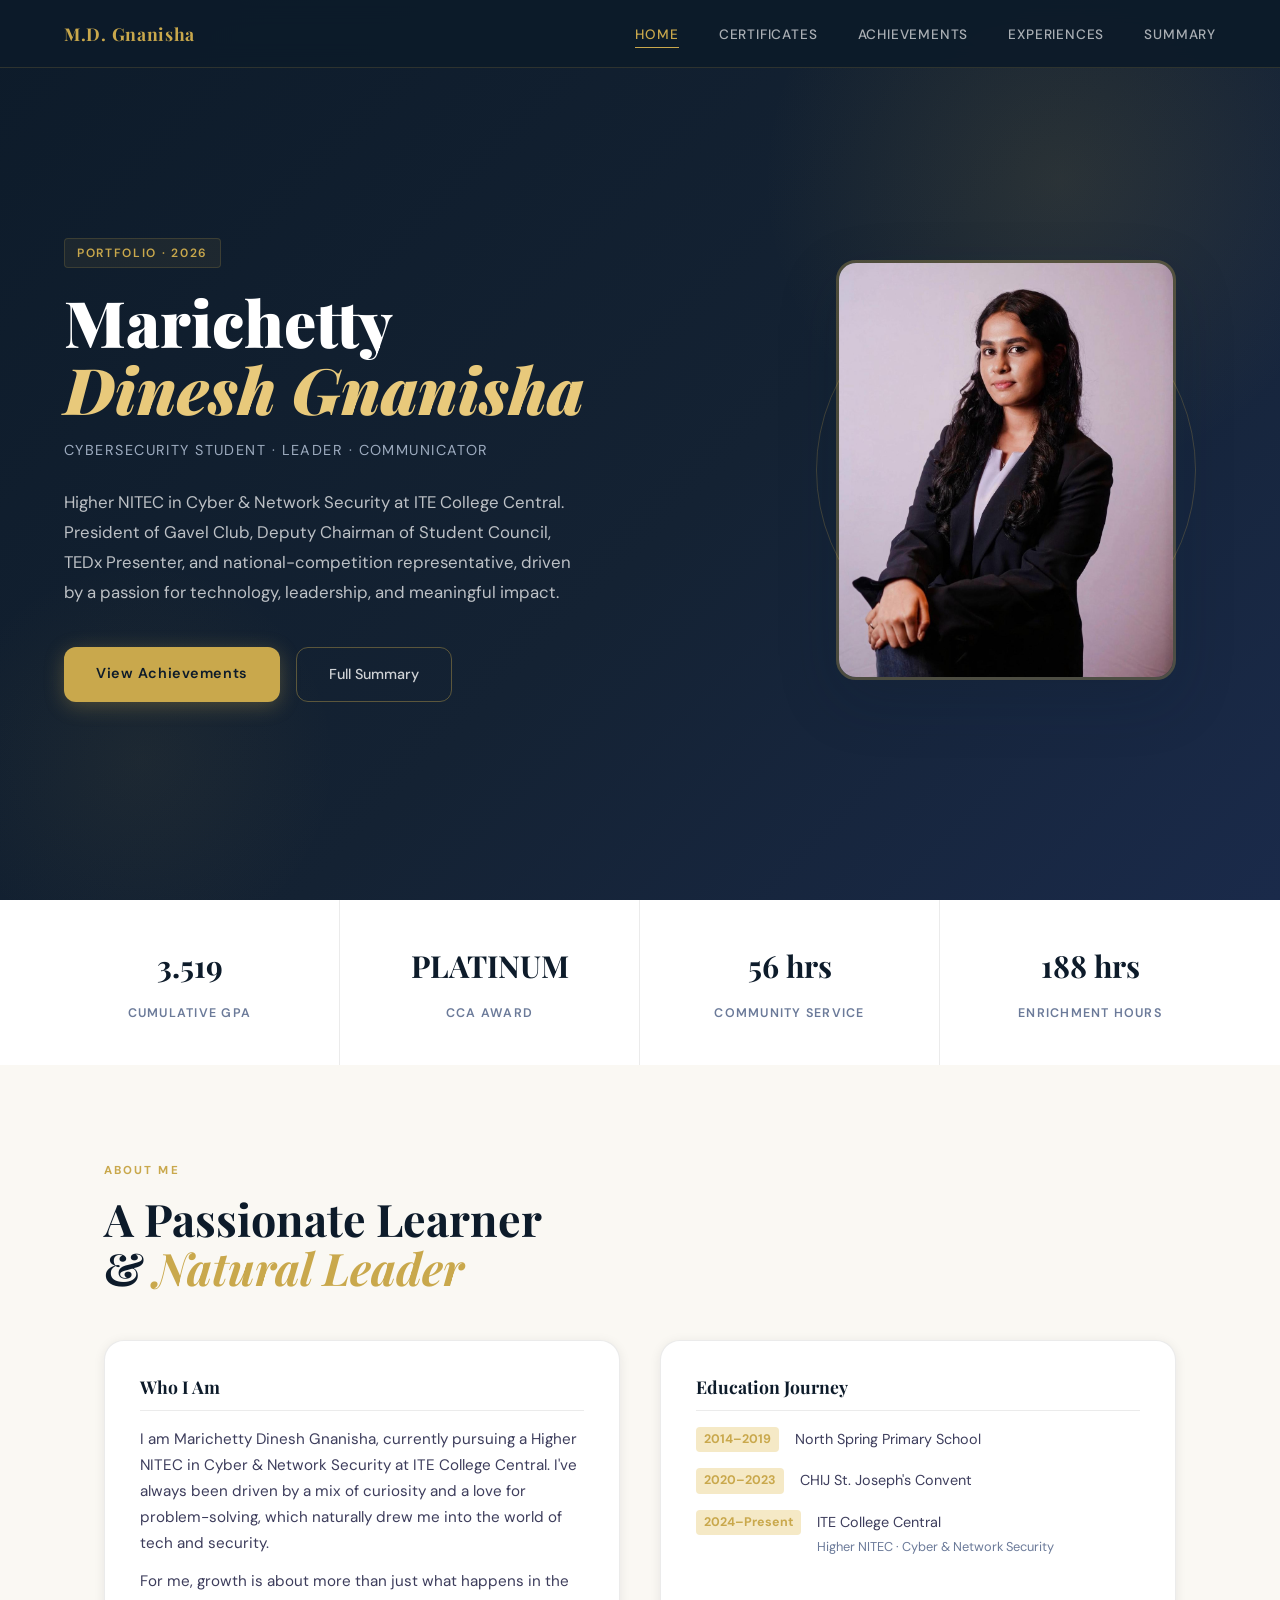
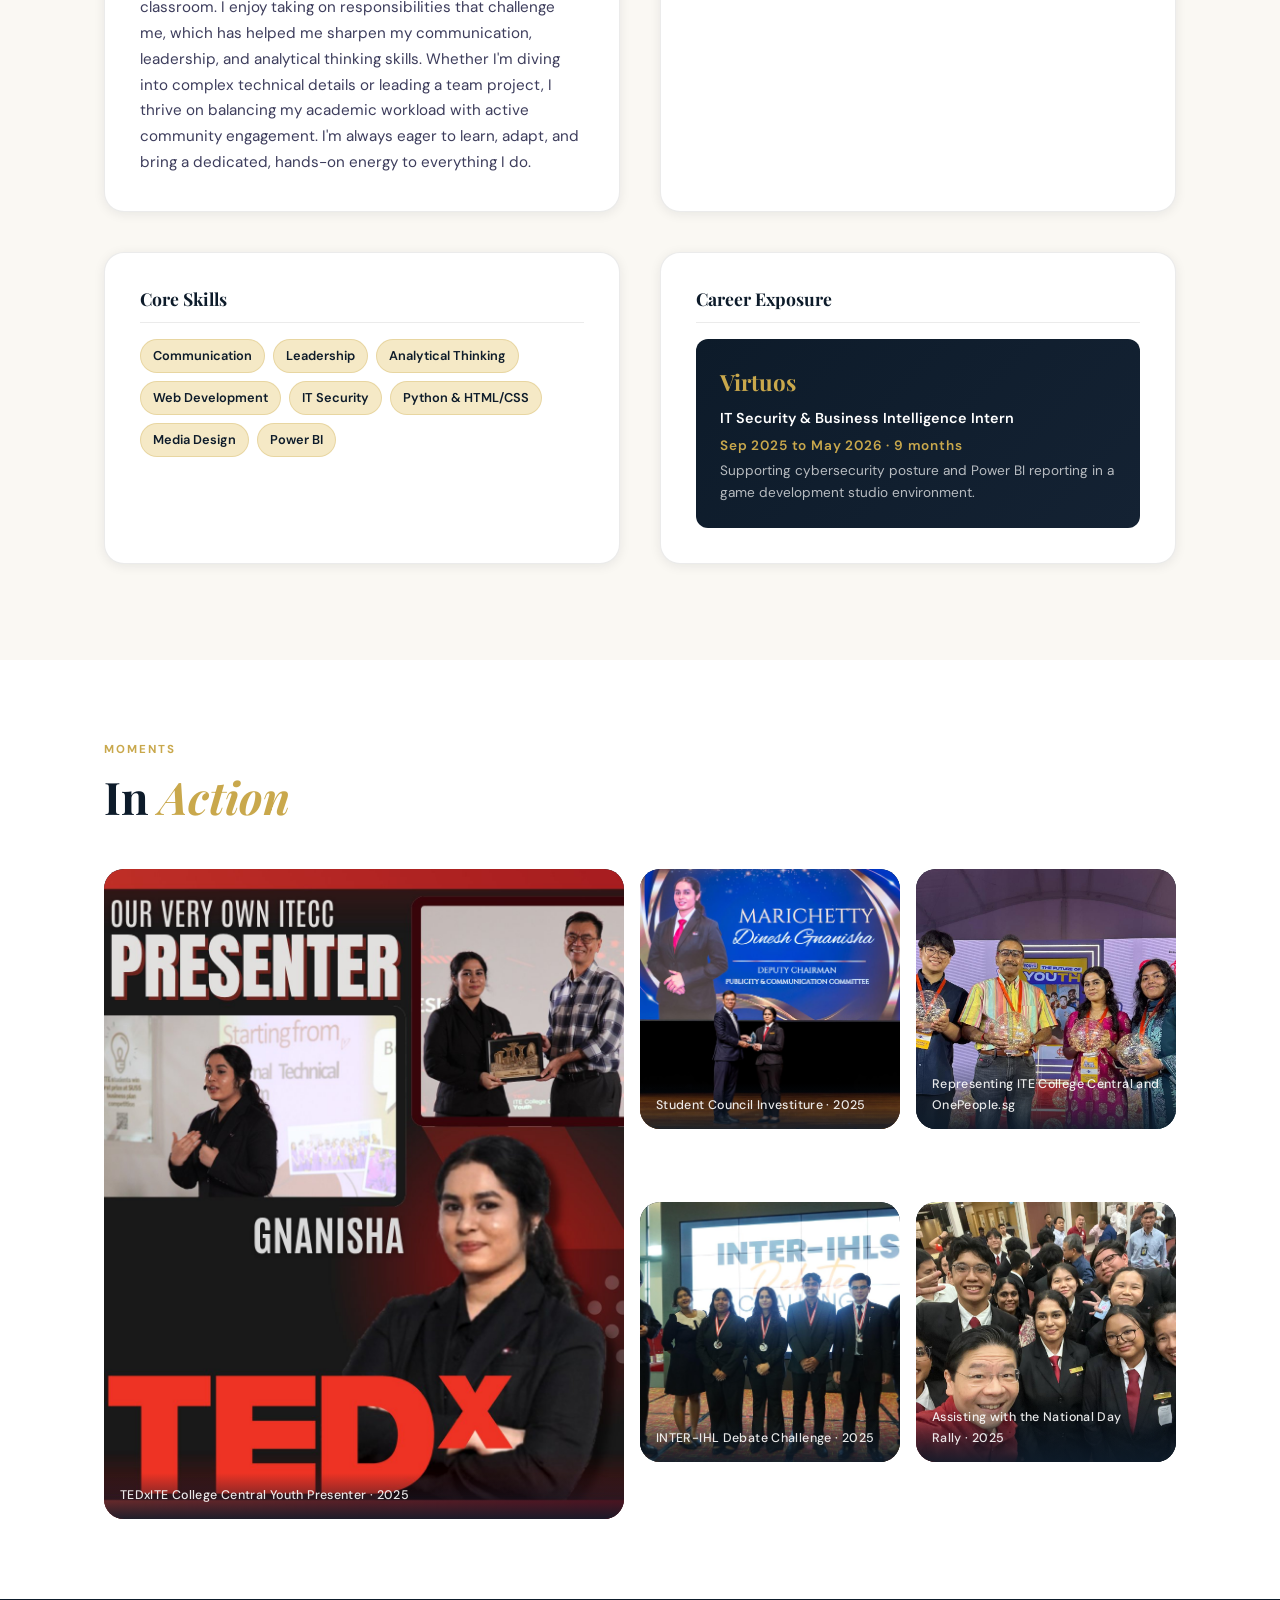
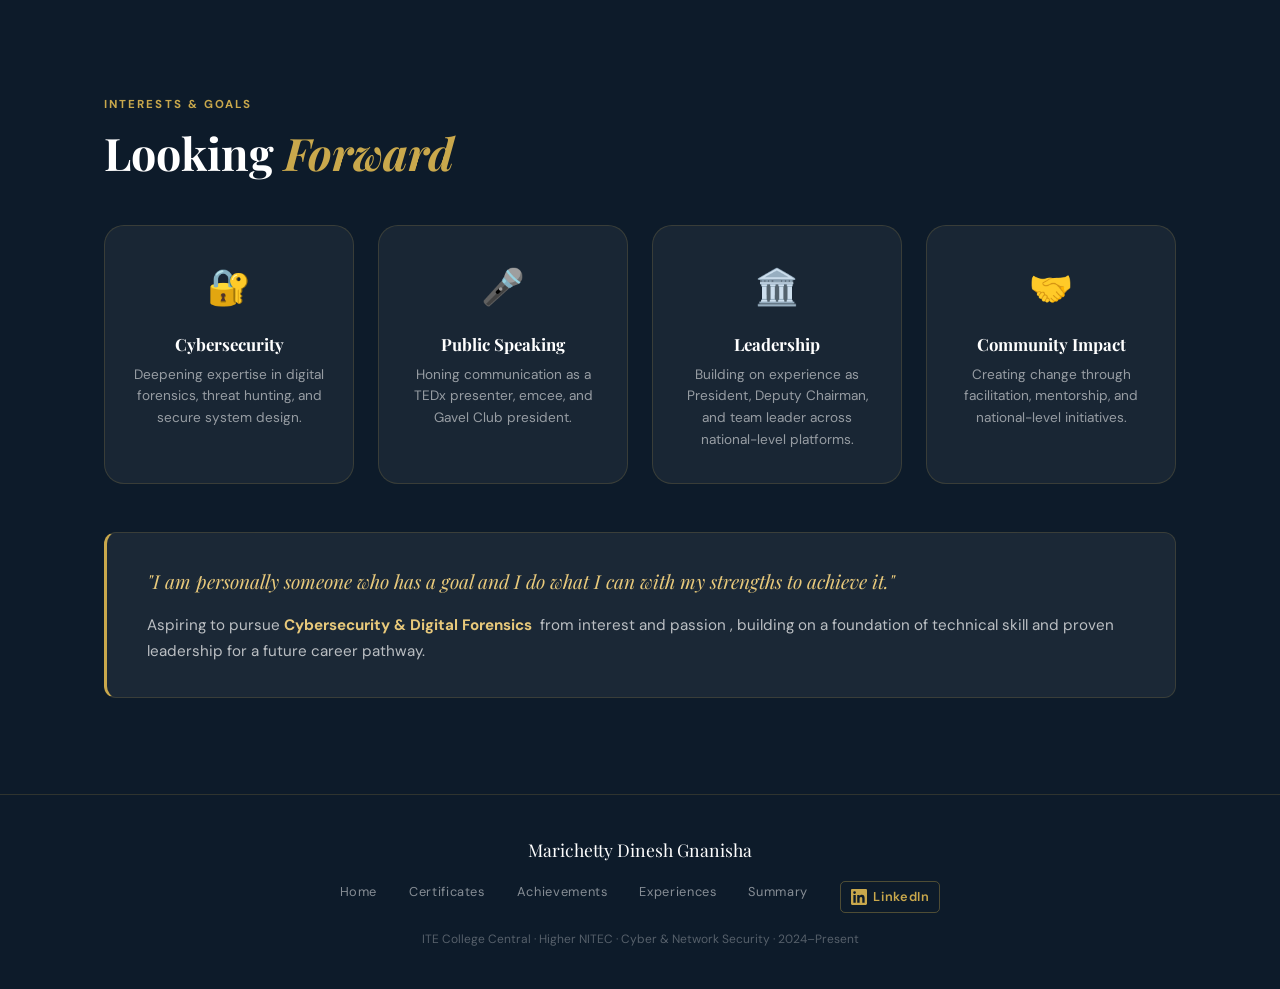
<file: index.html>
<!DOCTYPE html>
<html lang="en">
<head>
  <meta charset="UTF-8" />
  <meta name="viewport" content="width=device-width, initial-scale=1.0" />
  <title>Gnanisha Marichetty | Portfolio</title>
  <link rel="stylesheet" href="style.css" />
  <link href="https://fonts.googleapis.com/css2?family=Playfair+Display:ital,wght@0,400;0,700;0,900;1,400&family=DM+Sans:wght@300;400;500;600&display=swap" rel="stylesheet">
</head>
<body class="page-home">

  <!-- NAV -->
  <nav class="navbar">
    <div class="nav-logo">M.D. Gnanisha</div>
    <ul class="nav-links">
      <li><a href="index.html" class="active">Home</a></li>
      <li><a href="certificates.html">Certificates</a></li>
      <li><a href="achievements.html">Achievements</a></li>
      <li><a href="experiences.html">Experiences</a></li>
      <li><a href="summary.html">Summary</a></li>
    </ul>
    <button class="nav-toggle" onclick="toggleMenu()">&#9776;</button>
  </nav>

  <!-- HERO SECTION -->
  <section class="hero">
    <div class="hero-bg-accent"></div>
    <div class="hero-content">
      <div class="hero-text">
        <span class="hero-eyebrow">Portfolio · 2026</span>
        <h1 class="hero-name">Marichetty<br><em>Dinesh Gnanisha</em></h1>
        <p class="hero-tagline">Cybersecurity Student · Leader · Communicator</p>
        <p class="hero-intro">
          Higher NITEC in Cyber &amp; Network Security at ITE College Central.
          President of Gavel Club, Deputy Chairman of Student Council,
          TEDx Presenter, and national-competition representative, driven by a
          passion for technology, leadership, and meaningful impact.
        </p>
        <div class="hero-btns">
          <a href="achievements.html" class="btn-primary">View Achievements</a>
          <a href="summary.html" class="btn-outline">Full Summary</a>
        </div>
      </div>
      <div class="hero-photo-wrap">
        <div class="photo-ring"></div>
        <img src= "img_profile_dark.jpg" ="Gnanisha Marichetty" class="hero-photo" onerror="this.style.display='none'; this.nextElementSibling.style.display='flex'">
        <div class="hero-photo-fallback">
          <span>MDG</span>
        </div>
      </div>
    </div>
  </section>

  <!-- QUICK STATS -->
  <section class="stats-section">
    <div class="stats-grid">
      <div class="stat-card">
        <span class="stat-num">3.519</span>
        <span class="stat-label">Cumulative GPA</span>
      </div>
      <div class="stat-card">
        <span class="stat-num">PLATINUM</span>
        <span class="stat-label">CCA Award</span>
      </div>
      <div class="stat-card">
        <span class="stat-num">56 hrs</span>
        <span class="stat-label">Community Service</span>
      </div>
      <div class="stat-card">
        <span class="stat-num">188 hrs</span>
        <span class="stat-label">Enrichment Hours</span>
      </div>
    </div>
  </section>

  <!-- ABOUT ME -->
  <section class="about-section">
    <div class="section-inner">
      <div class="section-label">About Me</div>
      <h2 class="section-title">A Passionate Learner<br>&amp; <em>Natural Leader</em></h2>
      <div class="about-grid">
        <div class="about-block">
          <h3>Who I Am</h3>
          <p>I am Marichetty Dinesh Gnanisha, currently pursuing a Higher NITEC in Cyber &amp; Network Security at ITE College Central. I've always been driven by a mix of curiosity and a love for problem-solving, which naturally drew me into the world of tech and security.</p>
          <p>For me, growth is about more than just what happens in the classroom. I enjoy taking on responsibilities that challenge me, which has helped me sharpen my communication, leadership, and analytical thinking skills. Whether I'm diving into complex technical details or leading a team project, I thrive on balancing my academic workload with active community engagement. I'm always eager to learn, adapt, and bring a dedicated, hands-on energy to everything I do.</p>
        </div>
        <div class="about-block">
          <h3>Education Journey</h3>
          <ul class="edu-list">
            <li>
              <span class="edu-year">2014–2019</span>
              <span class="edu-school">North Spring Primary School</span>
            </li>
            <li>
              <span class="edu-year">2020–2023</span>
              <span class="edu-school">CHIJ St. Joseph's Convent</span>
            </li>
            <li>
              <span class="edu-year">2024–Present</span>
              <span class="edu-school">ITE College Central<br><small>Higher NITEC · Cyber &amp; Network Security</small></span>
            </li>
          </ul>
        </div>
        <div class="about-block">
          <h3>Core Skills</h3>
          <div class="skills-group">
            <div class="skill-tag">Communication</div>
            <div class="skill-tag">Leadership</div>
            <div class="skill-tag">Analytical Thinking</div>
            <div class="skill-tag">Web Development</div>
            <div class="skill-tag">IT Security</div>
            <div class="skill-tag">Python &amp; HTML/CSS</div>
            <div class="skill-tag">Media Design</div>
            <div class="skill-tag">Power BI</div>
          </div>
        </div>
        <div class="about-block">
          <h3>Career Exposure</h3>
          <div class="internship-card">
            <div class="intern-company">Virtuos</div>
            <div class="intern-role">IT Security &amp; Business Intelligence Intern</div>
            <div class="intern-duration">Sep 2025 to May 2026 · 9 months</div>
            <p>Supporting cybersecurity posture and Power BI reporting in a game development studio environment.</p>
          </div>
        </div>
      </div>
    </div>
  </section>

  <!-- PHOTO GALLERY STRIP -->
  <section class="gallery-strip">
    <div class="section-inner">
      <div class="section-label">Moments</div>
      <h2 class="section-title">In <em>Action</em></h2>
      <div class="gallery-grid">
        <div class="gallery-item gallery-item-wide">
          <img src="img_presenter.png" alt="Gnanisha as TEDx Presenter" loading="lazy">
          <div class="gallery-caption">TEDxITE College Central Youth Presenter · 2025</div>
        </div>
        <div class="gallery-item">
          <img src= "img_profile_white.jpg" alt="Student Council Deputy Chairman" loading="lazy">
          <div class="gallery-caption">Student Council Investiture · 2025</div>
        </div>
        <div class="gallery-item">
          <img src= "WhatsApp Image 2026-06-02 at 8.18.15 PM.jpeg" alt="National Youth Council Presenter" loading="lazy">
          <div class="gallery-caption">Representing ITE College Central and OnePeople.sg </div>
        </div>
        <div class="gallery-item">
          <img src= "img_selfie.jpg" alt="INTER-IHL Debate Challenge" loading="lazy">
          <div class="gallery-caption">INTER-IHL Debate Challenge · 2025</div>
        </div>
        <div class="gallery-item">
          <img src= "img_deputy.jpg" alt="With PM Lawrence Wong" loading="lazy">
          <div class="gallery-caption">Assisting with the National Day Rally&nbsp;· 2025</div>
        </div>
      </div>
    </div>
  </section>

  <!-- INTERESTS -->
  <section class="interests-section">
    <div class="section-inner">
      <div class="section-label">Interests &amp; Goals</div>
      <h2 class="section-title">Looking <em>Forward</em></h2>
      <div class="interests-row">
        <div class="interest-item">
          <div class="interest-icon">🔐</div>
          <h4>Cybersecurity</h4>
          <p>Deepening expertise in digital forensics, threat hunting, and secure system design.</p>
        </div>
        <div class="interest-item">
          <div class="interest-icon">🎤</div>
          <h4>Public Speaking</h4>
          <p>Honing communication as a TEDx presenter, emcee, and Gavel Club president.</p>
        </div>
        <div class="interest-item">
          <div class="interest-icon">🏛️</div>
          <h4>Leadership</h4>
          <p>Building on experience as President, Deputy Chairman, and team leader across national-level platforms.</p>
        </div>
        <div class="interest-item">
          <div class="interest-icon">🤝</div>
          <h4>Community Impact</h4>
          <p>Creating change through facilitation, mentorship, and national-level initiatives.</p>
        </div>
      </div>
      <div class="aspiration-box">
        <blockquote>
          "I am personally someone who has a goal and I do what I can with my strengths to achieve it."
        </blockquote>
        <p>Aspiring to pursue <strong>Cybersecurity &amp; Digital Forensics</strong> &nbsp;from interest and passion , building on a foundation of technical skill and proven leadership for a future career pathway.</p>
      </div>
    </div>
  </section>

  <!-- FOOTER -->
  <footer class="footer">
    <div class="footer-inner">
      <div class="footer-name">Marichetty Dinesh Gnanisha</div>
      <div class="footer-links">
        <a href="index.html">Home</a>
        <a href="certificates.html">Certificates</a>
        <a href="achievements.html">Achievements</a>
        <a href="experiences.html">Experiences</a>
        <a href="summary.html">Summary</a>
        <a href="https://www.linkedin.com/in/gnanisha-marichetty/" target="_blank" rel="noopener" class="footer-linkedin">
          <svg xmlns="http://www.w3.org/2000/svg" width="16" height="16" fill="currentColor" viewBox="0 0 24 24"><path d="M20.447 20.452h-3.554v-5.569c0-1.328-.027-3.037-1.852-3.037-1.853 0-2.136 1.445-2.136 2.939v5.667H9.351V9h3.414v1.561h.046c.477-.9 1.637-1.85 3.37-1.85 3.601 0 4.267 2.37 4.267 5.455v6.286zM5.337 7.433a2.062 2.062 0 0 1-2.063-2.065 2.064 2.064 0 1 1 2.063 2.065zm1.782 13.019H3.555V9h3.564v11.452zM22.225 0H1.771C.792 0 0 .774 0 1.729v20.542C0 23.227.792 24 1.771 24h20.451C23.2 24 24 23.227 24 22.271V1.729C24 .774 23.2 0 22.222 0h.003z"/></svg>
          LinkedIn
        </a>
      </div>
      <div class="footer-note">ITE College Central · Higher NITEC · Cyber &amp; Network Security · 2024–Present</div>
    </div>
  </footer>

  <script src="main.js"></script>
</body>
</html>
</file>
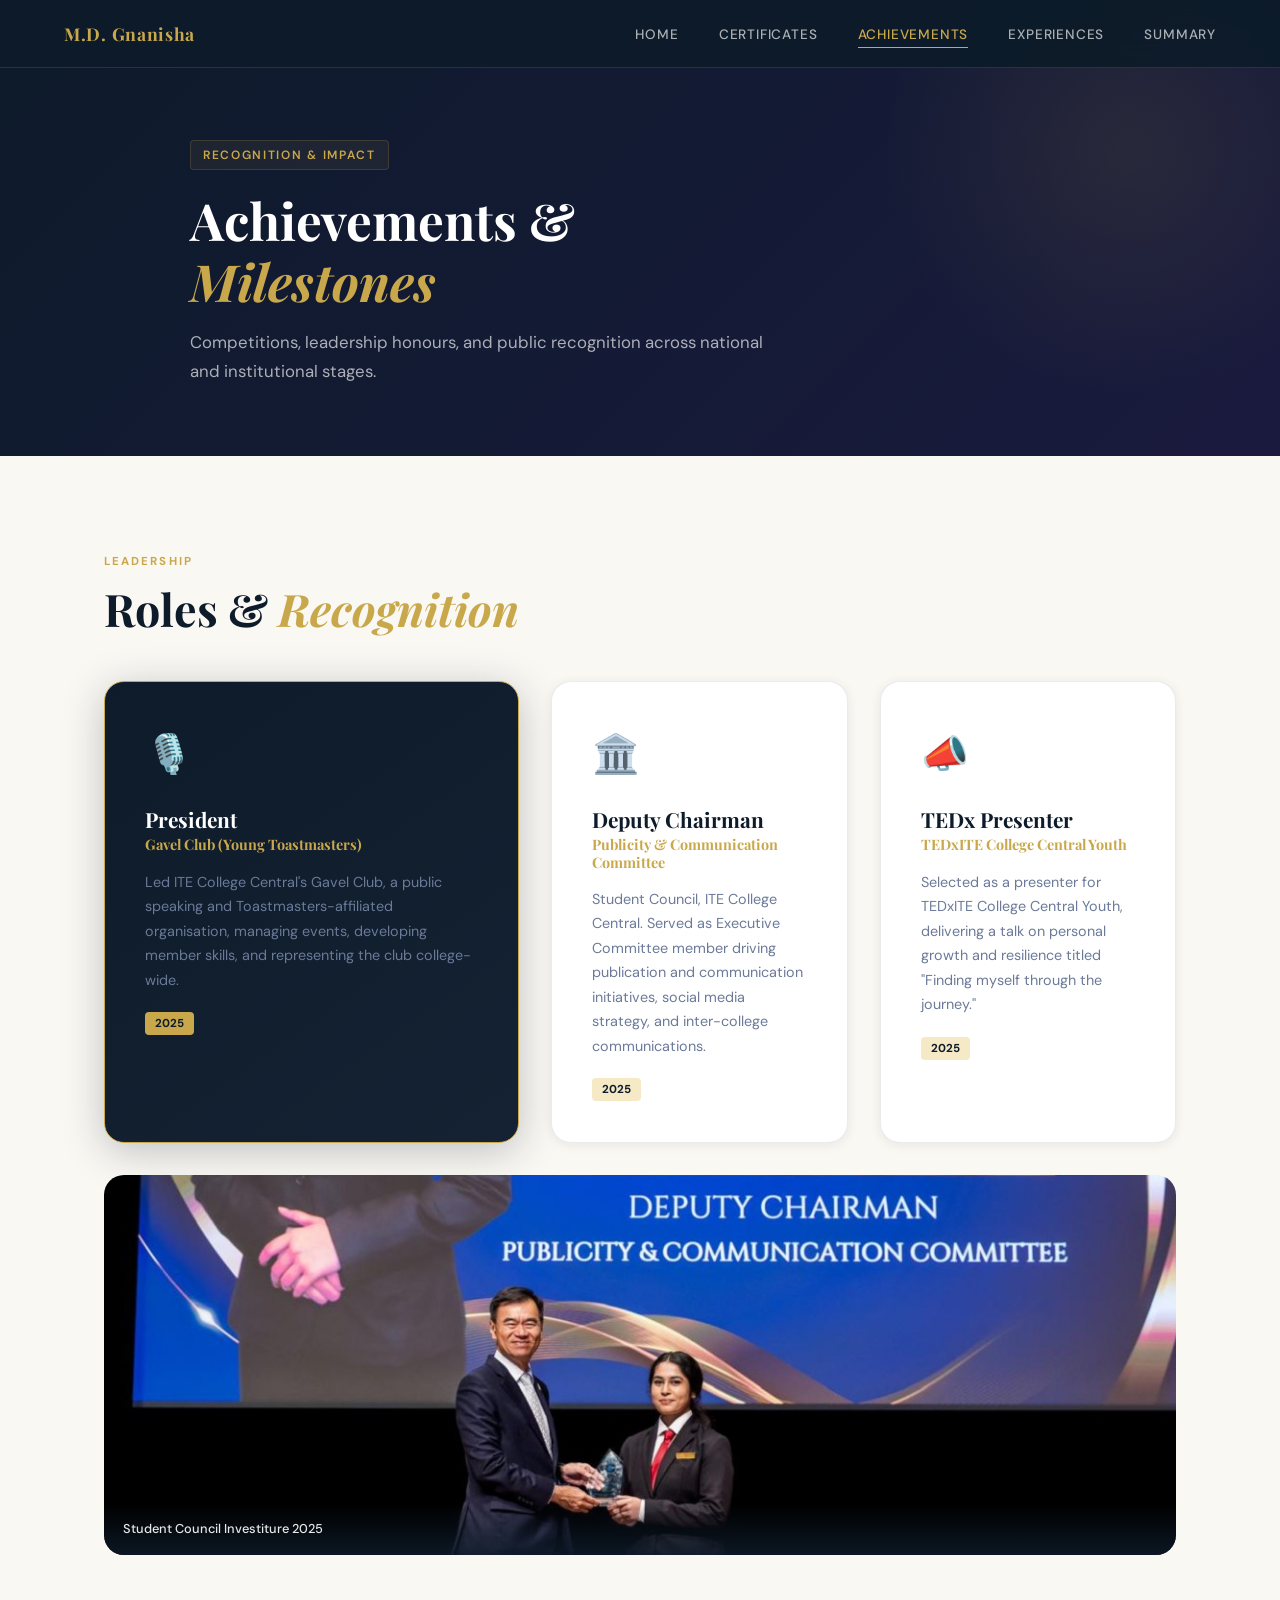
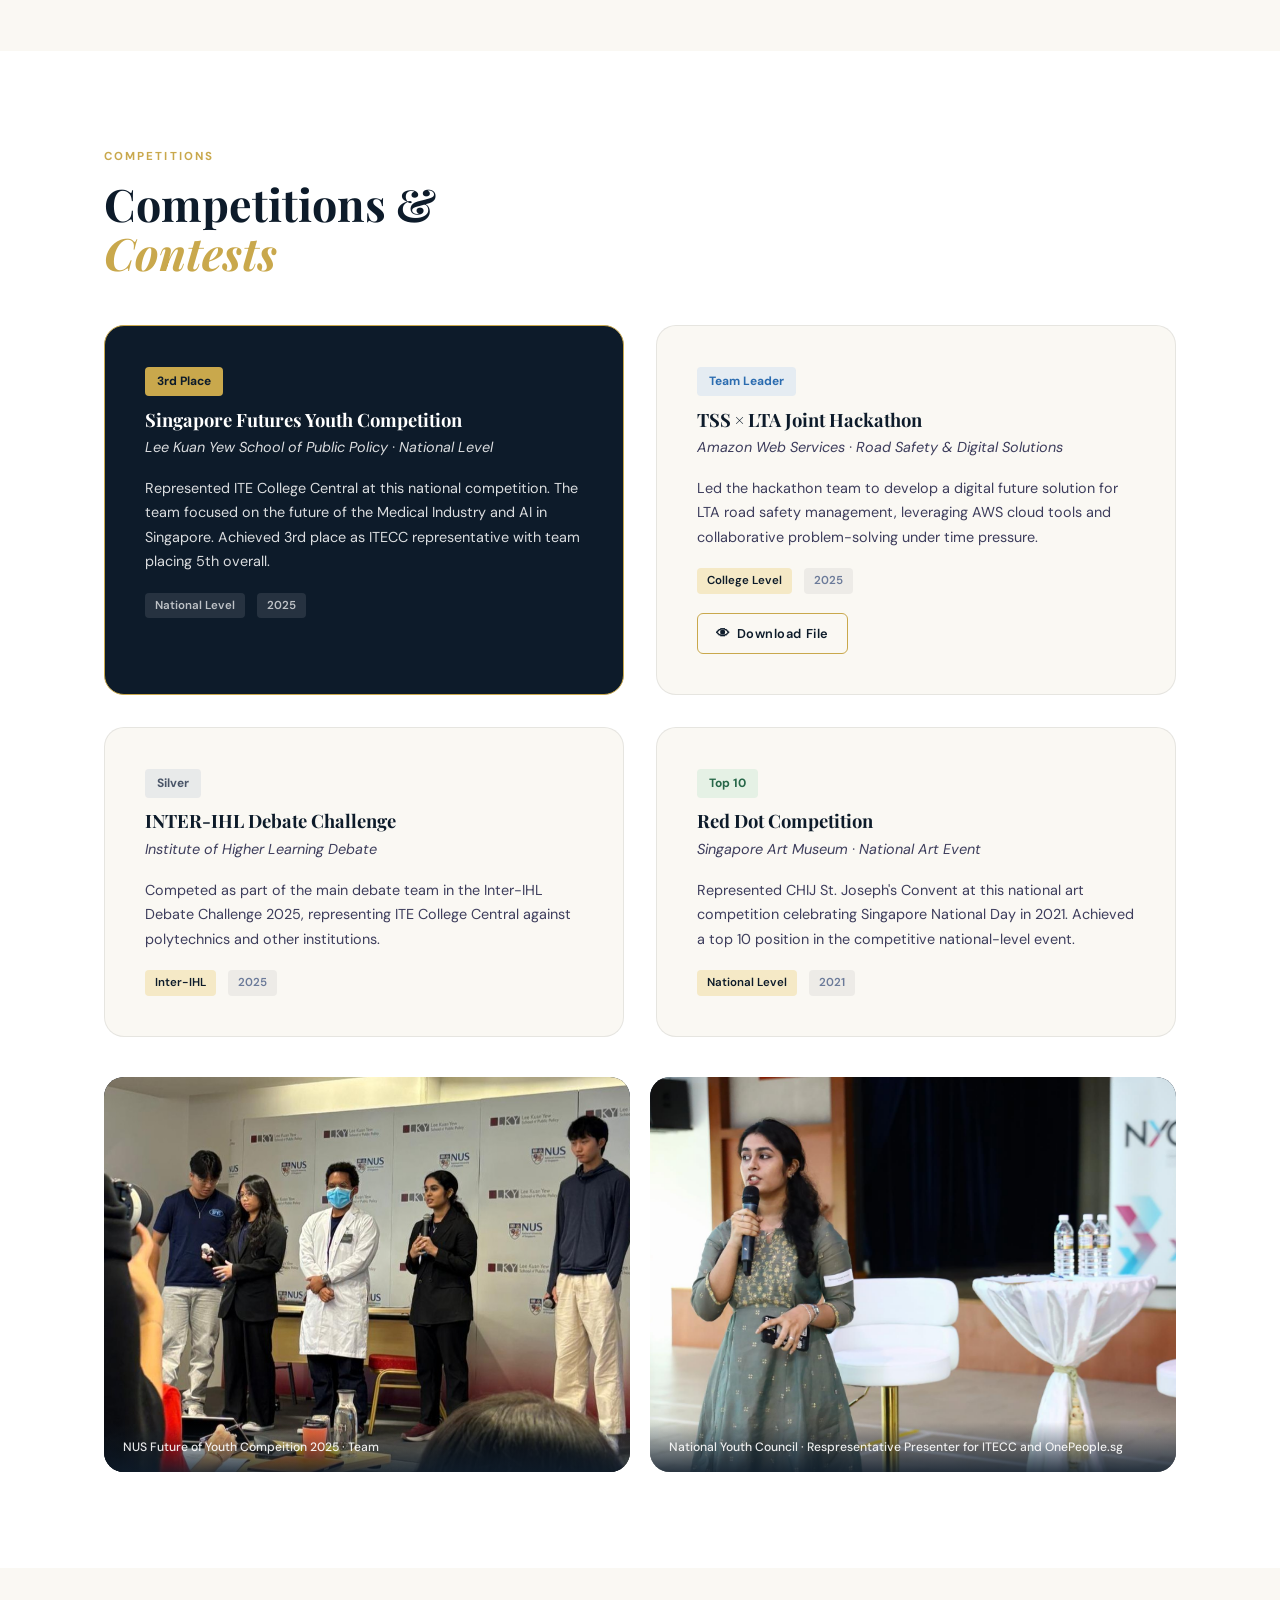
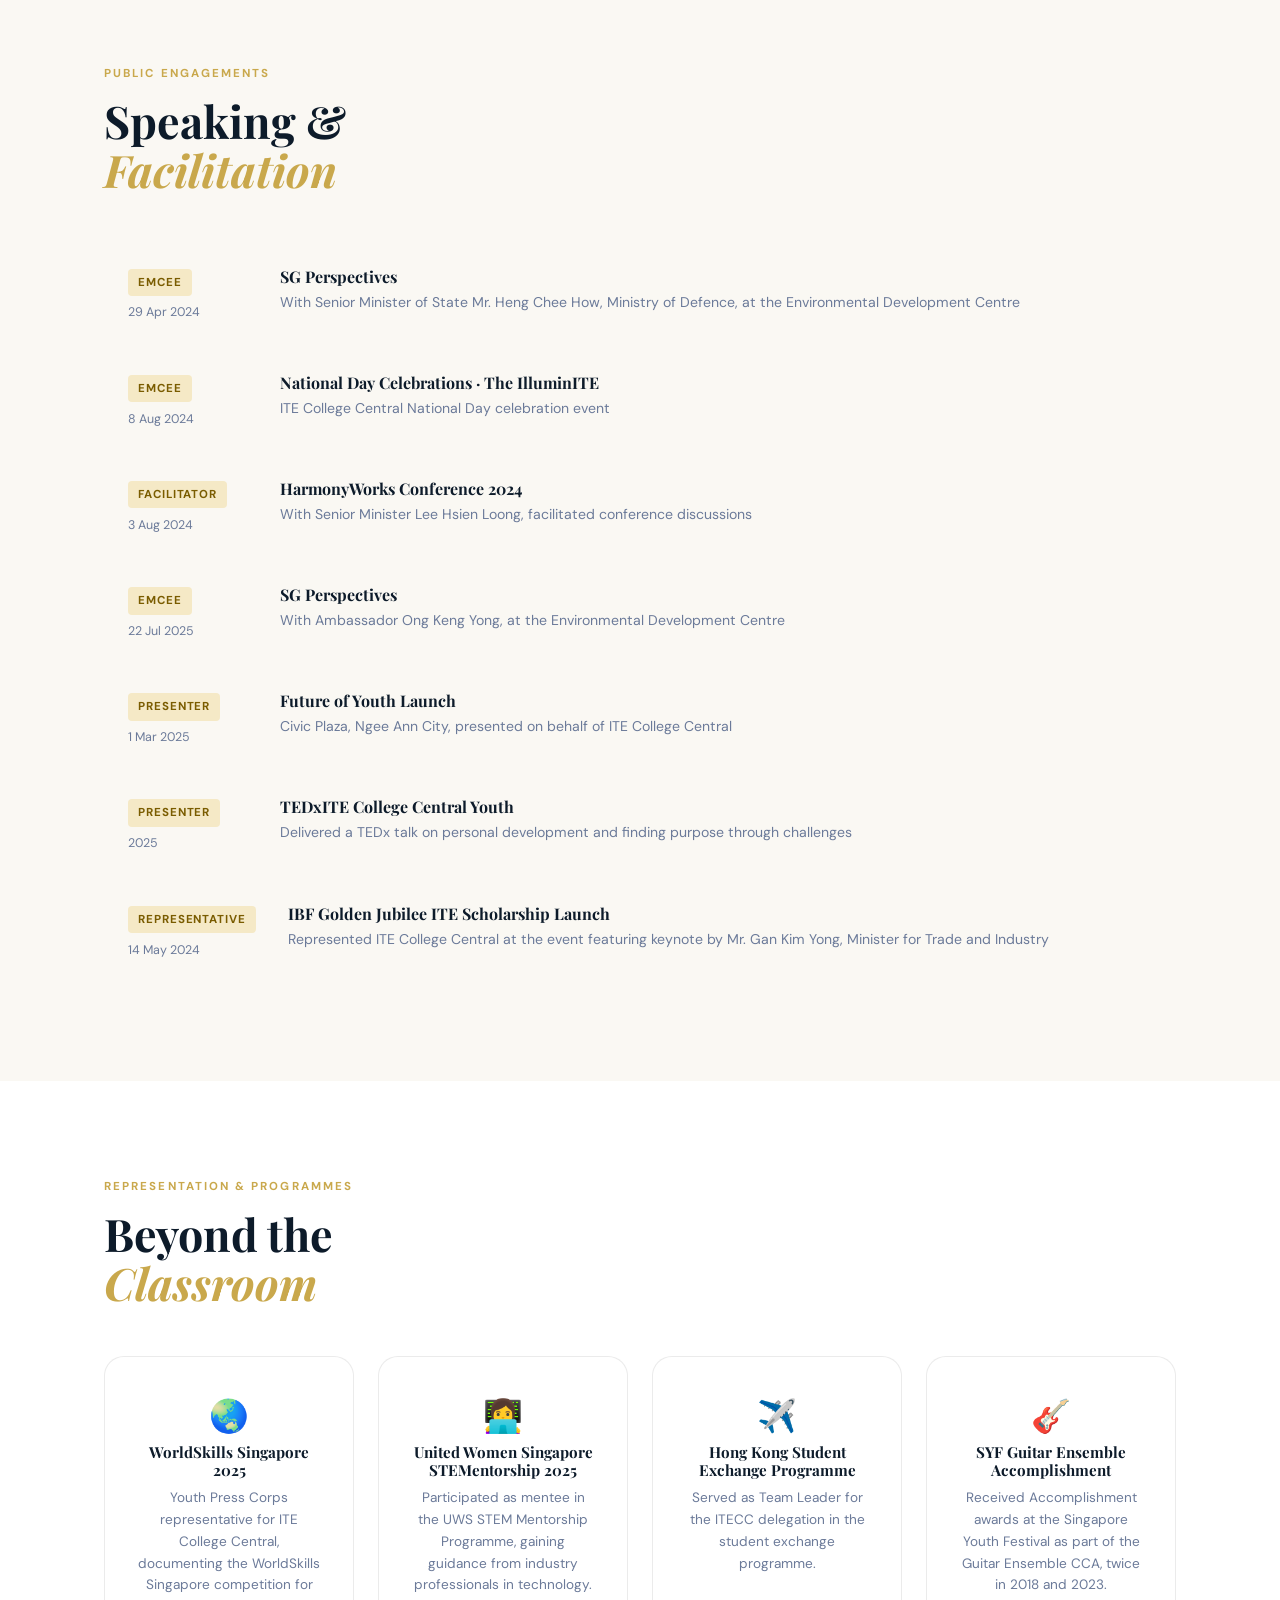
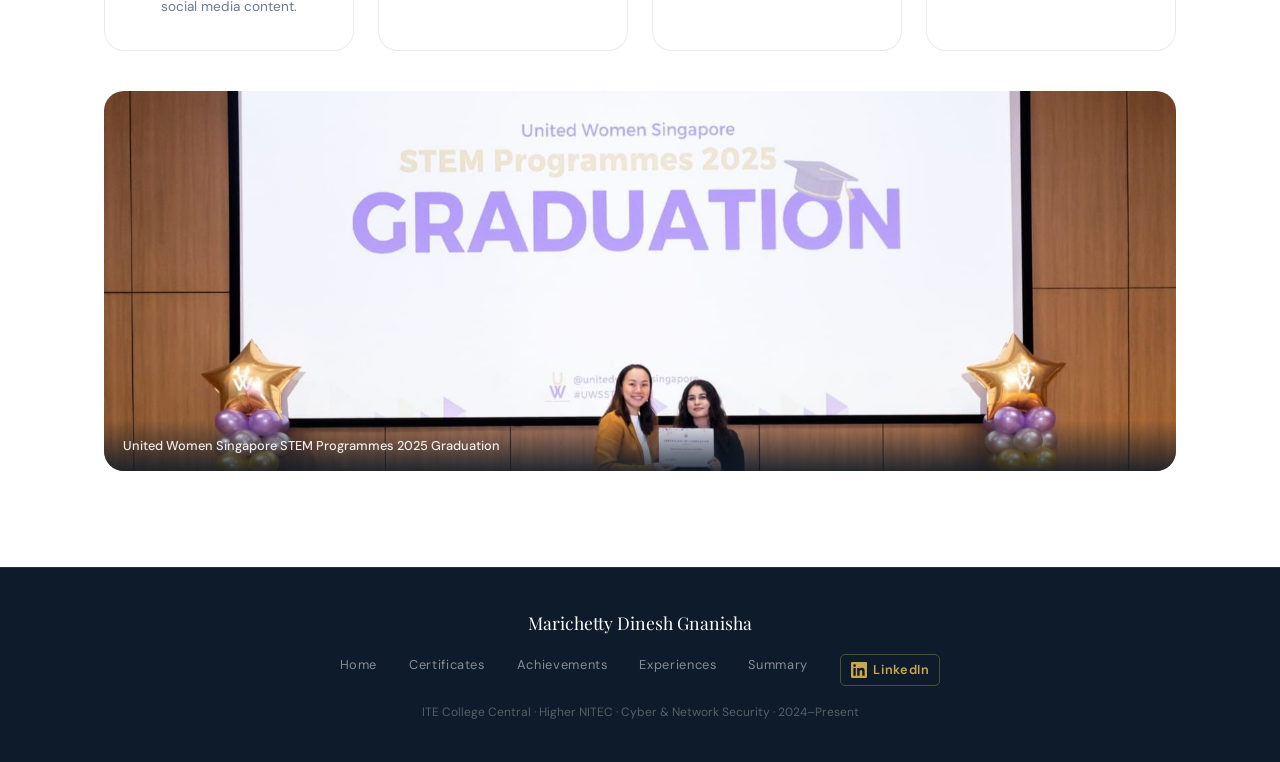
<file: achievements.html>
<!DOCTYPE html>
<html lang="en">
<head>
  <meta charset="UTF-8" />
  <meta name="viewport" content="width=device-width, initial-scale=1.0" />
  <title>Achievements | Gnanisha Marichetty</title>
  <link rel="stylesheet" href="style.css" />
  <link href="https://fonts.googleapis.com/css2?family=Playfair+Display:ital,wght@0,400;0,700;0,900;1,400&family=DM+Sans:wght@300;400;500;600&display=swap" rel="stylesheet">
</head>
<body class="page-achievements">

  <nav class="navbar">
    <div class="nav-logo">M.D. Gnanisha</div>
    <ul class="nav-links">
      <li><a href="index.html">Home</a></li>
      <li><a href="certificates.html">Certificates</a></li>
      <li><a href="achievements.html" class="active">Achievements</a></li>
      <li><a href="experiences.html">Experiences</a></li>
      <li><a href="summary.html">Summary</a></li>
    </ul>
    <button class="nav-toggle" onclick="toggleMenu()">&#9776;</button>
  </nav>

  <section class="page-hero page-hero-ach">
    <div class="page-hero-inner">
      <span class="hero-eyebrow">Recognition &amp; Impact</span>
      <h1 class="page-hero-title">Achievements &amp;<br><em>Milestones</em></h1>
      <p>Competitions, leadership honours, and public recognition across national and institutional stages.</p>
    </div>
  </section>

  <main class="ach-main">

    <!-- LEADERSHIP HIGHLIGHTS -->
    <section class="ach-section">
      <div class="section-inner">
        <div class="section-label">Leadership</div>
        <h2 class="section-title">Roles &amp; <em>Recognition</em></h2>
        <div class="ach-feature-grid">

          <!-- President FIRST -->
          <div class="ach-feature-card ach-featured">
            <div class="ach-badge">🎙️</div>
            <h3>President</h3>
            <h4>Gavel Club (Young Toastmasters)</h4>
            <p>Led ITE College Central's Gavel Club, a public speaking and Toastmasters-affiliated organisation, managing events, developing member skills, and representing the club college-wide.</p>
            <span class="ach-year-tag">2025</span>
          </div>

          <!-- Deputy Chairman SECOND -->
          <div class="ach-feature-card">
            <div class="ach-badge">🏛️</div>
            <h3>Deputy Chairman</h3>
            <h4>Publicity &amp; Communication Committee</h4>
            <p>Student Council, ITE College Central. Served as Executive Committee member driving publication and communication initiatives, social media strategy, and inter-college communications.</p>
            <span class="ach-year-tag">2025</span>
          </div>

          <div class="ach-feature-card">
            <div class="ach-badge">📣</div>
            <h3>TEDx Presenter</h3>
            <h4>TEDxITE College Central Youth</h4>
            <p>Selected as a presenter for TEDxITE College Central Youth, delivering a talk on personal growth and resilience titled "Finding myself through the journey."</p>
            <span class="ach-year-tag">2025</span>
          </div>

        </div>

        <!-- Presenter image -->
        <div class="ach-photo-feature">
          <img src=  "profile.jpg" alt="Leadership" class="ach-wide-photo" loading="lazy">
          <div class="ach-photo-caption">Student Council Investiture 2025</div>
        </div>

      </div>
    </section>

    <!-- COMPETITIONS -->
    <section class="ach-section ach-section-alt">
      <div class="section-inner">
        <div class="section-label">Competitions</div>
        <h2 class="section-title">Competitions &amp;<br><em>Contests</em></h2>
        <div class="comp-grid">

          <!-- Fixed: podium card now uses light text throughout -->
          <div class="comp-card comp-card-podium">
            <div class="comp-rank">3rd Place</div>
            <h3>Singapore Futures Youth Competition</h3>
            <p class="comp-org">Lee Kuan Yew School of Public Policy · National Level</p>
            <p class="comp-desc-light">Represented ITE College Central at this national competition. The team focused on the future of the Medical Industry and AI in Singapore. Achieved 3rd place as ITECC representative with team placing 5th overall.</p>
            <span class="comp-tag">National Level</span>
            <span class="comp-year">2025</span>
          </div>

          <div class="comp-card">
            <div class="comp-rank comp-rank-participant">Team Leader</div>
            <h3>TSS × LTA Joint Hackathon</h3>
            <p class="comp-org">Amazon Web Services · Road Safety &amp; Digital Solutions</p>
            <p>Led the hackathon team to develop a digital future solution for LTA road safety management, leveraging AWS cloud tools and collaborative problem-solving under time pressure.</p>
            <span class="comp-tag">College Level</span>
            <span class="comp-year">2025</span><br>
 <a href=  "Hackathon.zip" target="_blank" class="cert-view-btn">Download File</a>
          </div>

          <div class="comp-card">
            <div class="comp-rank comp-rank-silver">Silver</div>
            <h3>INTER-IHL Debate Challenge</h3>
            <p class="comp-org">Institute of Higher Learning Debate</p>
            <p>Competed as part of the main debate team in the Inter-IHL Debate Challenge 2025, representing ITE College Central against polytechnics and other institutions.</p>
            <span class="comp-tag">Inter-IHL</span>
            <span class="comp-year">2025</span>
          </div>

          <div class="comp-card">
            <div class="comp-rank comp-rank-top10">Top 10</div>
            <h3>Red Dot Competition</h3>
            <p class="comp-org">Singapore Art Museum · National Art Event</p>
            <p>Represented CHIJ St. Joseph's Convent at this national art competition celebrating Singapore National Day in 2021. Achieved a top 10 position in the competitive national-level event.</p>
            <span class="comp-tag">National Level</span>
            <span class="comp-year">2021</span>
          </div>

        </div>

        <!-- Debate photo -->
        <div class="ach-photo-row">
          <div class="ach-photo-card">
            <img src= "WhatsApp Image 2026-06-03 at 11.00.33 AM.jpeg" alt="Future of Youth Compeition 2025" loading="lazy">
            <div class="ach-photo-caption">NUS Future of Youth Compeition 2025 · Team</div>
          </div>
          <div class="ach-photo-card">
            <img src= "WhatsApp Image 2026-06-03 at 11.01.12 AM.jpeg" alt="NYC Presenter" loading="lazy">
            <div class="ach-photo-caption">National Youth Council · Respresentative Presenter for ITECC and OnePeople.sg</div>
          </div>
        </div>

      </div>
    </section>

    <!-- PUBLIC SPEAKING -->
    <section class="ach-section">
      <div class="section-inner">
        <div class="section-label">Public Engagements</div>
        <h2 class="section-title">Speaking &amp;<br><em>Facilitation</em></h2>
        <div class="speaking-list">

          <div class="speaking-item">
            <div class="speaking-meta">
              <span class="speaking-role">Emcee</span>
              <span class="speaking-date">29 Apr 2024</span>
            </div>
            <div class="speaking-info">
              <h4>SG Perspectives</h4>
              <p>With Senior Minister of State Mr. Heng Chee How, Ministry of Defence, at the Environmental Development Centre</p>
            </div>
          </div>

          <div class="speaking-item">
            <div class="speaking-meta">
              <span class="speaking-role">Emcee</span>
              <span class="speaking-date">8 Aug 2024</span>
            </div>
            <div class="speaking-info">
              <h4>National Day Celebrations · The IlluminITE</h4>
              <p>ITE College Central National Day celebration event</p>
            </div>
          </div>

          <div class="speaking-item">
            <div class="speaking-meta">
              <span class="speaking-role">Facilitator</span>
              <span class="speaking-date">3 Aug 2024</span>
            </div>
            <div class="speaking-info">
              <h4>HarmonyWorks Conference 2024</h4>
              <p>With Senior Minister Lee Hsien Loong, facilitated conference discussions</p>
            </div>
          </div>

          <div class="speaking-item">
            <div class="speaking-meta">
              <span class="speaking-role">Emcee</span>
              <span class="speaking-date">22 Jul 2025</span>
            </div>
            <div class="speaking-info">
              <h4>SG Perspectives</h4>
              <p>With Ambassador Ong Keng Yong, at the Environmental Development Centre</p>
            </div>
          </div>

          <div class="speaking-item">
            <div class="speaking-meta">
              <span class="speaking-role">Presenter</span>
              <span class="speaking-date">1 Mar 2025</span>
            </div>
            <div class="speaking-info">
              <h4>Future of Youth Launch</h4>
              <p>Civic Plaza, Ngee Ann City, presented on behalf of ITE College Central</p>
            </div>
          </div>

          <div class="speaking-item">
            <div class="speaking-meta">
              <span class="speaking-role">Presenter</span>
              <span class="speaking-date">2025</span>
            </div>
            <div class="speaking-info">
              <h4>TEDxITE College Central Youth</h4>
              <p>Delivered a TEDx talk on personal development and finding purpose through challenges</p>
            </div>
          </div>

          <div class="speaking-item">
            <div class="speaking-meta">
              <span class="speaking-role">Representative</span>
              <span class="speaking-date">14 May 2024</span>
            </div>
            <div class="speaking-info">
              <h4>IBF Golden Jubilee ITE Scholarship Launch</h4>
              <p>Represented ITE College Central at the event featuring keynote by Mr. Gan Kim Yong, Minister for Trade and Industry</p>
            </div>
          </div>

        </div>
      </div>
    </section>

    <!-- EXTRA RECOGNITION -->
    <section class="ach-section ach-section-alt">
      <div class="section-inner">
        <div class="section-label">Representation &amp; Programmes</div>
        <h2 class="section-title">Beyond the<br><em>Classroom</em></h2>
        <div class="extra-grid">
          <div class="extra-card">
            <span class="extra-icon">🌏</span>
            <h4>WorldSkills Singapore 2025</h4>
            <p>Youth Press Corps representative for ITE College Central, documenting the WorldSkills Singapore competition for social media content.</p>
          </div>
          <div class="extra-card">
            <span class="extra-icon">👩‍💻</span>
            <h4>United Women Singapore STEMentorship 2025</h4>
            <p>Participated as mentee in the UWS STEM Mentorship Programme, gaining guidance from industry professionals in technology.</p>
          </div>
          <div class="extra-card">
            <span class="extra-icon">✈️</span>
            <h4>Hong Kong Student Exchange Programme</h4>
            <p>Served as Team Leader for the ITECC delegation in the student exchange programme.</p>
          </div>
          <div class="extra-card">
            <span class="extra-icon">🎸</span>
            <h4>SYF Guitar Ensemble Accomplishment</h4>
            <p>Received Accomplishment awards at the Singapore Youth Festival as part of the Guitar Ensemble CCA, twice in 2018 and 2023.</p>
          </div>
        </div>

        <!-- Selfie photo -->
        <div class="ach-photo-feature" style="margin-top:2.5rem;">
          <img src= "WhatsApp Image 2026-06-03 at 11.07.14 AM.jpeg" alt="UWS Graduation" class="ach-wide-photo" loading="lazy">
          <div class="ach-photo-caption">United Women Singapore STEM Programmes 2025 Graduation</div>
        </div>

      </div>
    </section>

  </main>

  <footer class="footer">
    <div class="footer-inner">
      <div class="footer-name">Marichetty Dinesh Gnanisha</div>
      <div class="footer-links">
        <a href="index.html">Home</a>
        <a href="certificates.html">Certificates</a>
        <a href="achievements.html">Achievements</a>
        <a href="experiences.html">Experiences</a>
        <a href="summary.html">Summary</a>
        <a href="https://www.linkedin.com/in/gnanisha-marichetty/" target="_blank" rel="noopener" class="footer-linkedin">
          <svg xmlns="http://www.w3.org/2000/svg" width="16" height="16" fill="currentColor" viewBox="0 0 24 24"><path d="M20.447 20.452h-3.554v-5.569c0-1.328-.027-3.037-1.852-3.037-1.853 0-2.136 1.445-2.136 2.939v5.667H9.351V9h3.414v1.561h.046c.477-.9 1.637-1.85 3.37-1.85 3.601 0 4.267 2.37 4.267 5.455v6.286zM5.337 7.433a2.062 2.062 0 0 1-2.063-2.065 2.064 2.064 0 1 1 2.063 2.065zm1.782 13.019H3.555V9h3.564v11.452zM22.225 0H1.771C.792 0 0 .774 0 1.729v20.542C0 23.227.792 24 1.771 24h20.451C23.2 24 24 23.227 24 22.271V1.729C24 .774 23.2 0 22.222 0h.003z"/></svg>
          LinkedIn
        </a>
      </div>
      <div class="footer-note">ITE College Central · Higher NITEC · Cyber &amp; Network Security · 2024–Present</div>
    </div>
  </footer>

  <script src="main.js"></script>
</body>
</html>
</file>
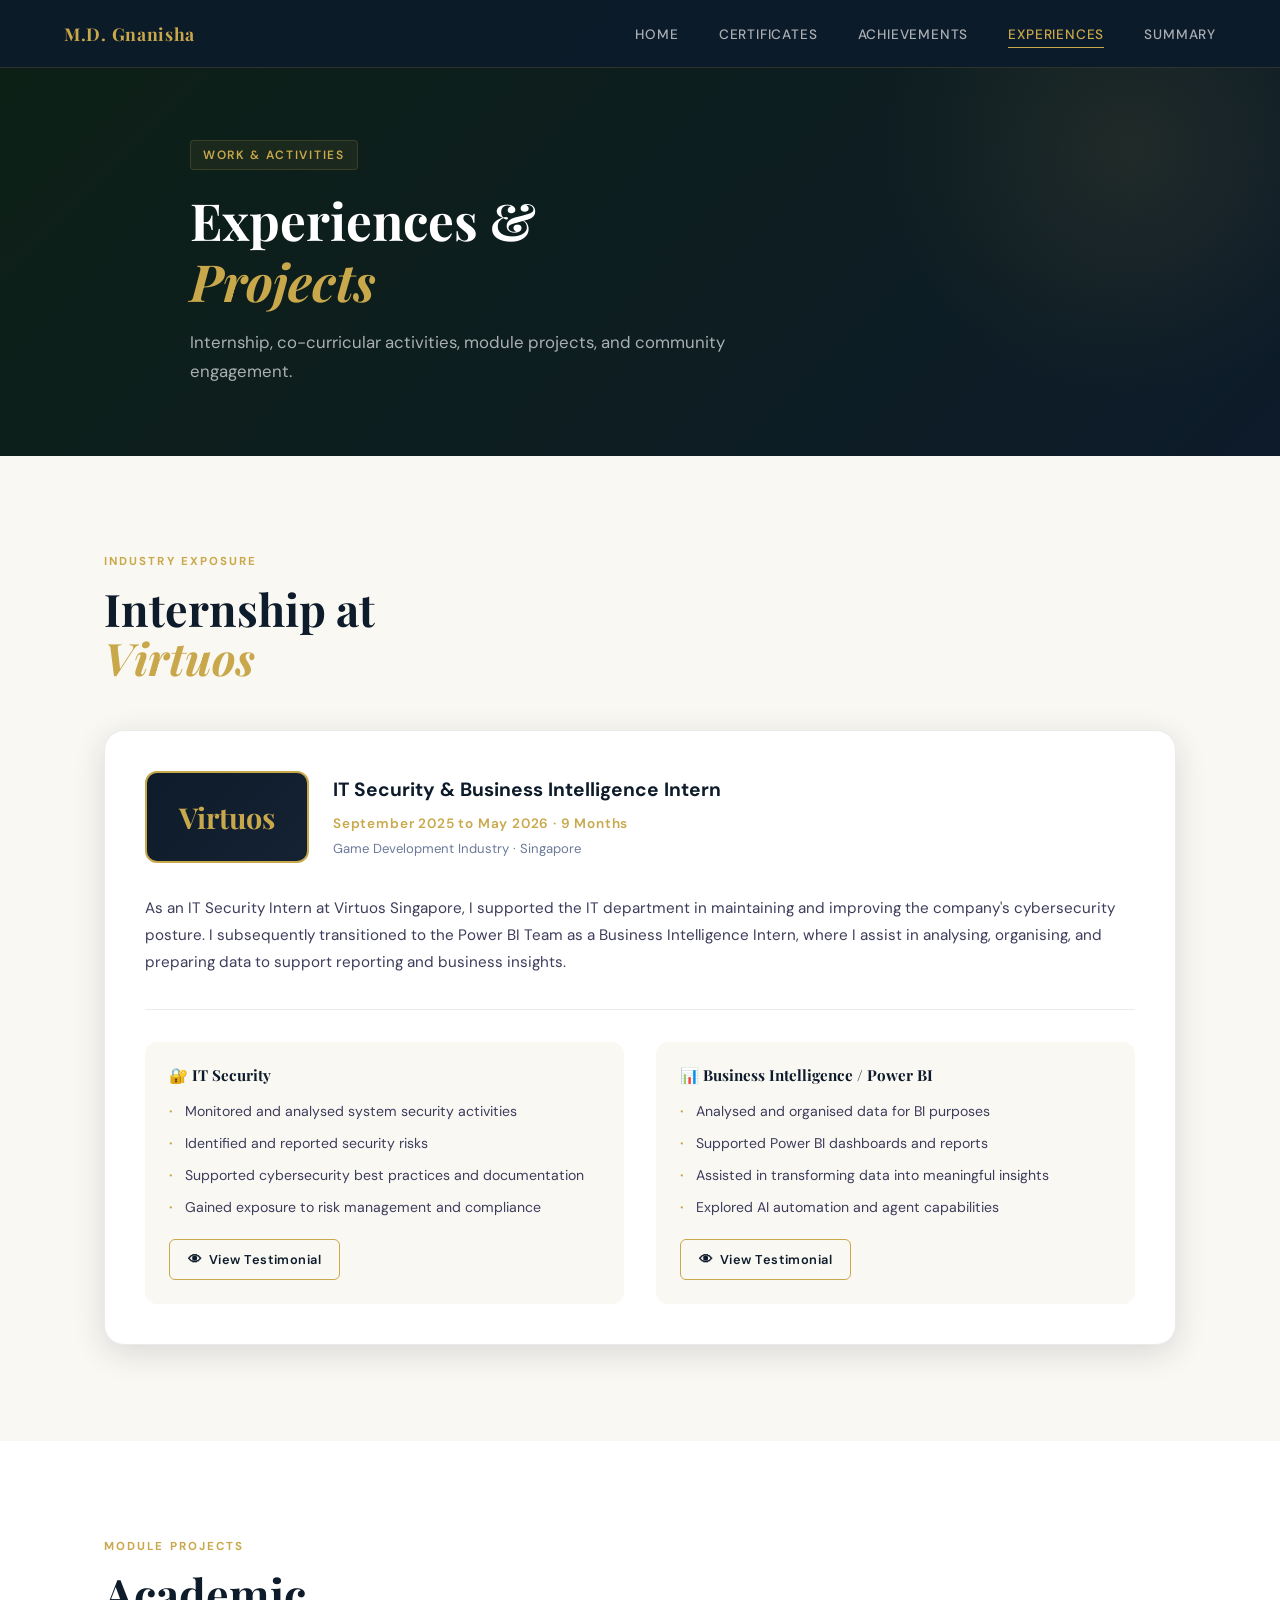
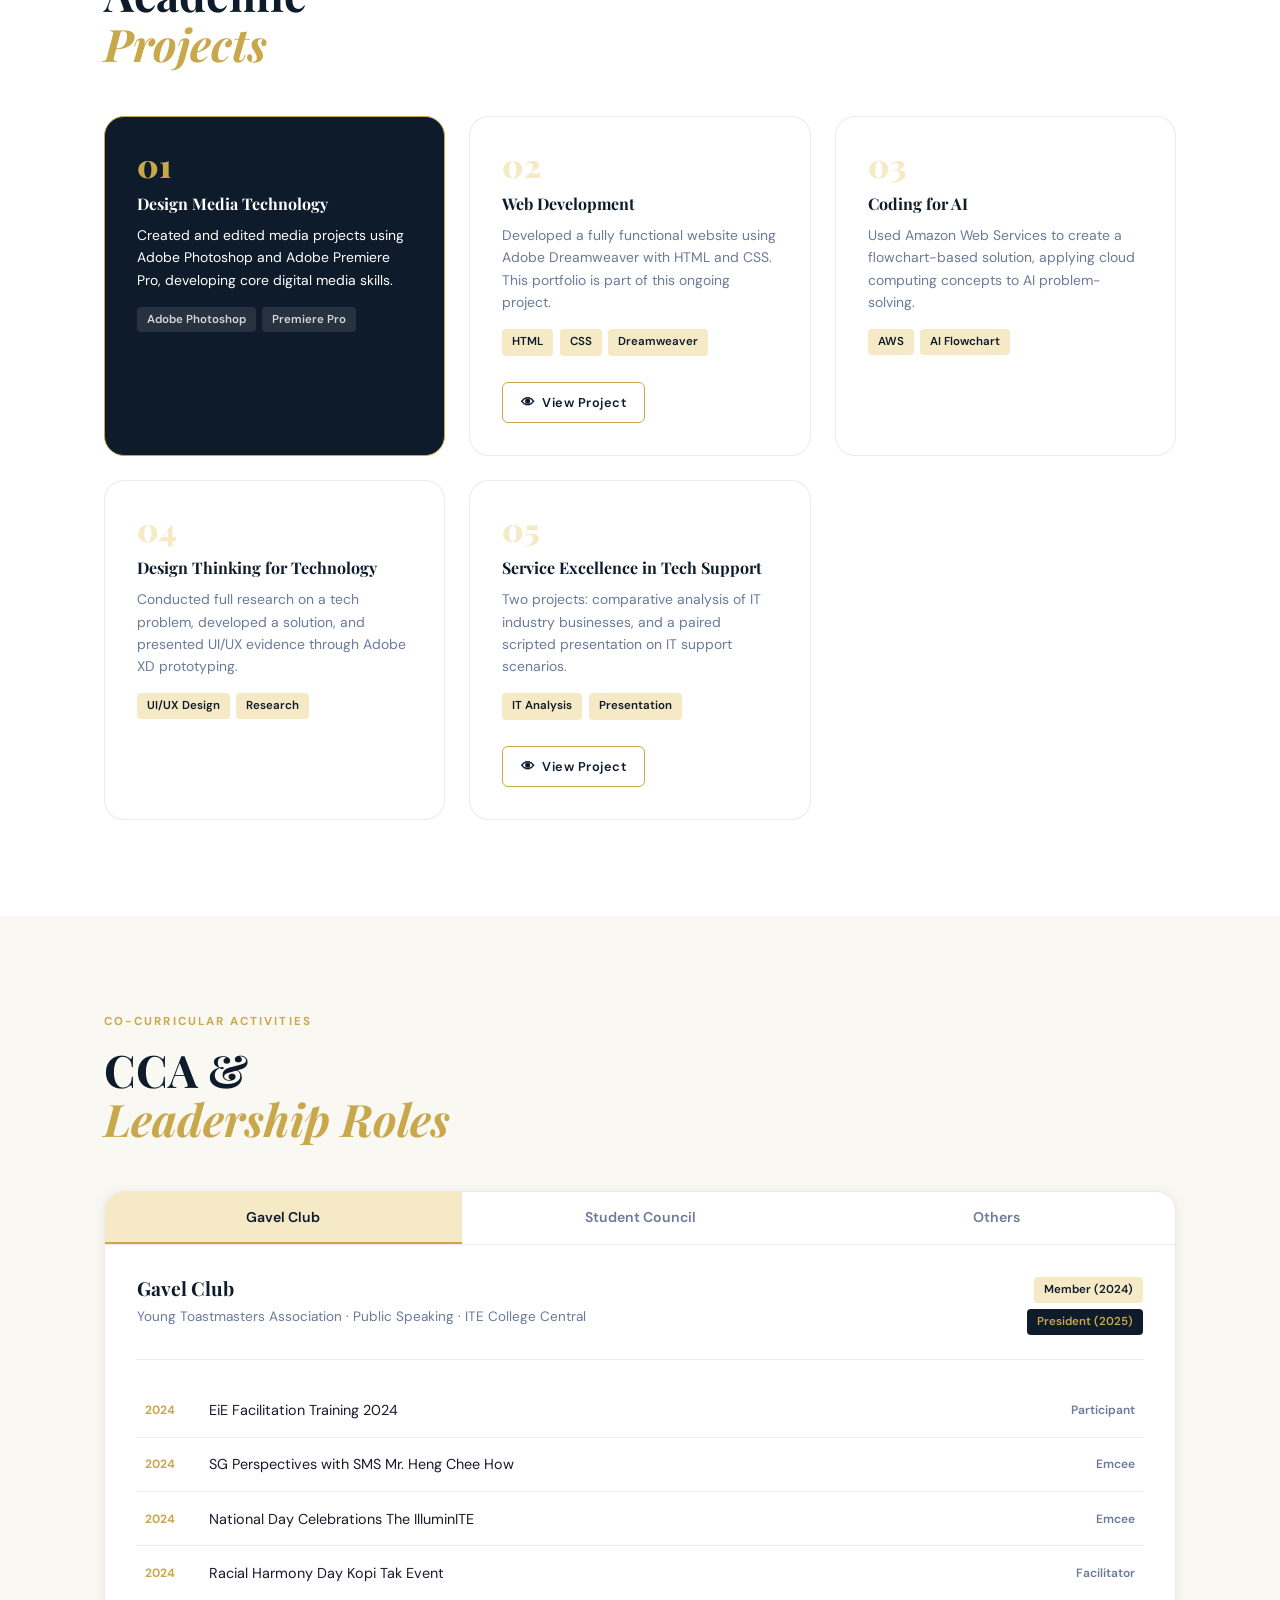
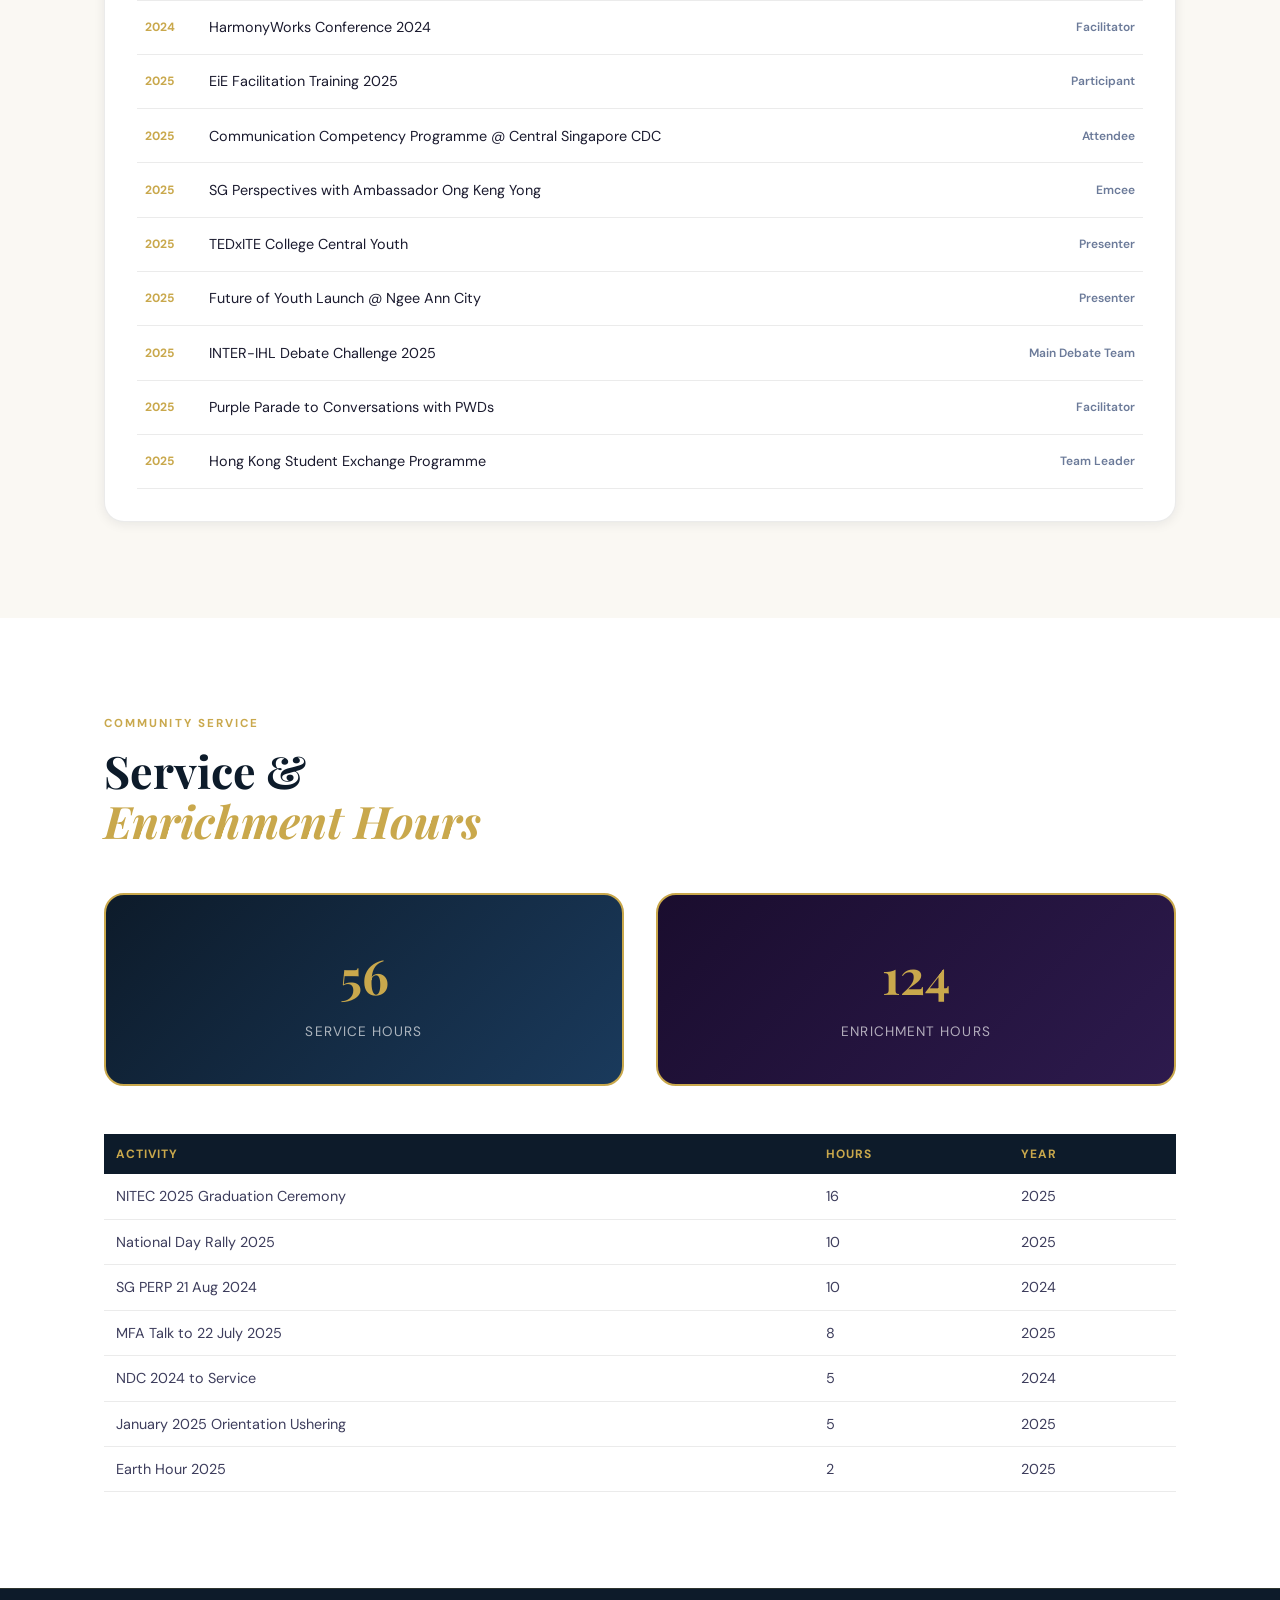
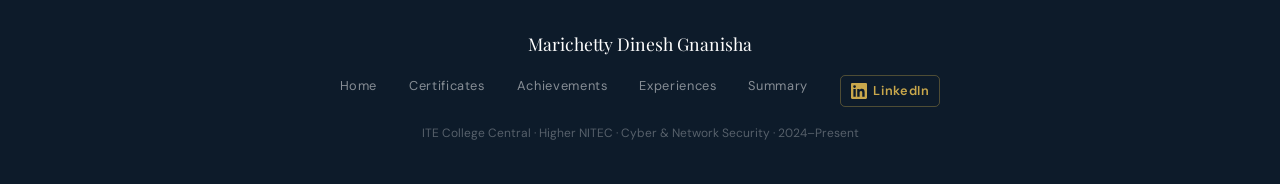
<file: experiences.html>
<!DOCTYPE html>
<html lang="en">
<head>
  <meta charset="UTF-8" />
  <meta name="viewport" content="width=device-width, initial-scale=1.0" />
  <title>Experiences | Gnanisha Marichetty</title>
  <link rel="stylesheet" href="style.css" />
  <link href="https://fonts.googleapis.com/css2?family=Playfair+Display:ital,wght@0,400;0,700;0,900;1,400&family=DM+Sans:wght@300;400;500;600&display=swap" rel="stylesheet">
</head>
<body class="page-experiences">

  <nav class="navbar">
    <div class="nav-logo">M.D. Gnanisha</div>
    <ul class="nav-links">
      <li><a href="index.html">Home</a></li>
      <li><a href="certificates.html">Certificates</a></li>
      <li><a href="achievements.html">Achievements</a></li>
      <li><a href="experiences.html" class="active">Experiences</a></li>
      <li><a href="summary.html">Summary</a></li>
    </ul>
    <button class="nav-toggle" onclick="toggleMenu()">&#9776;</button>
  </nav>

  <section class="page-hero page-hero-exp">
    <div class="page-hero-inner">
      <span class="hero-eyebrow">Work &amp; Activities</span>
      <h1 class="page-hero-title">Experiences &amp;<br><em>Projects</em></h1>
      <p>Internship, co-curricular activities, module projects, and community engagement.</p>
    </div>
  </section>

  <main class="exp-main">

    <!-- INTERNSHIP -->
    <section class="exp-section">
      <div class="section-inner">
        <div class="section-label">Industry Exposure</div>
        <h2 class="section-title">Internship at<br><em>Virtuos</em></h2>
        <div class="internship-full">
          <div class="intern-header">
            <div class="intern-logo-block">
              <div class="intern-company-badge">Virtuos</div>
              <div class="intern-info">
                <div class="intern-title">IT Security &amp; Business Intelligence Intern</div>
                <div class="intern-duration">September 2025 to May 2026 · 9 Months</div>
                <div class="intern-industry">Game Development Industry · Singapore</div>
              </div>
            </div>
          </div>
          <p class="intern-overview">As an IT Security Intern at Virtuos Singapore, I supported the IT department in maintaining and improving the company's cybersecurity posture. I subsequently transitioned to the Power BI Team as a Business Intelligence Intern, where I assist in analysing, organising, and preparing data to support reporting and business insights.</p>
          <div class="intern-roles-grid">
            <div class="intern-role-block">
              <h4>🔐 IT Security</h4>
              <ul>
                <li>Monitored and analysed system security activities</li>
                <li>Identified and reported security risks</li>
                <li>Supported cybersecurity best practices and documentation</li>
                <li>Gained exposure to risk management and compliance</li>
              </ul>
              <a href=   "Virtuos IT Sec.pdf" target="_blank" class="cert-view-btn">View Testimonial</a>
            </div>
            <div class="intern-role-block">
              <h4>📊 Business Intelligence / Power BI</h4>
              <ul>
                <li>Analysed and organised data for BI purposes</li>
                <li>Supported Power BI dashboards and reports</li>
                <li>Assisted in transforming data into meaningful insights</li>
                <li>Explored AI automation and agent capabilities</li>
              </ul>
               <a href=   "BI Intern Testimonials.zip" target="_blank" class="cert-view-btn">View Testimonial</a>
            </div>
          </div>
        </div>
      </div>
    </section>

    <!-- ACADEMIC PROJECTS -->
    <section class="exp-section exp-section-alt">
      <div class="section-inner">
        <div class="section-label">Module Projects</div>
        <h2 class="section-title">Academic<br><em>Projects</em></h2>
        <div class="projects-grid">
          <div class="project-card proj-highlight">
            <div class="proj-num">01</div>
            <h3>Design Media Technology</h3>
            <p>Created and edited media projects using Adobe Photoshop and Adobe Premiere Pro, developing core digital media skills.</p>
            <div class="proj-tools">
              <span>Adobe Photoshop</span>
              <span>Premiere Pro</span>
            </div>
          </div>
          <div class="project-card">
            <div class="proj-num">02</div>
            <h3>Web Development</h3>
            <p>Developed a fully functional website using Adobe Dreamweaver with HTML and CSS. This portfolio is part of this ongoing project.</p>
            <div class="proj-tools">
              <span>HTML</span>
              <span>CSS</span>
              <span>Dreamweaver</span><br>
 <a href=   "Website_Project_Video.mp4" target="_blank" class="cert-view-btn">View Project</a>
            </div>
          </div>
          <div class="project-card">
            <div class="proj-num">03</div>
            <h3>Coding for AI</h3>
            <p>Used Amazon Web Services to create a flowchart-based solution, applying cloud computing concepts to AI problem-solving.</p>
            <div class="proj-tools">
              <span>AWS</span>
              <span>AI Flowchart</span>
            </div>
          </div>
          <div class="project-card">
            <div class="proj-num">04</div>
            <h3>Design Thinking for Technology</h3>
            <p>Conducted full research on a tech problem, developed a solution, and presented UI/UX evidence through Adobe XD prototyping.</p>
            <div class="proj-tools">
              <span>UI/UX Design</span>
              <span>Research</span>
            </div>
          </div>
          <div class="project-card">
            <div class="proj-num">05</div>
            <h3>Service Excellence in Tech Support</h3>
            <p>Two projects: comparative analysis of IT industry businesses, and a paired scripted presentation on IT support scenarios.</p>
            <div class="proj-tools">
              <span>IT Analysis</span>
              <span>Presentation</span><br>
 <a href=  "DTT_Project_Video.mp4" target="_blank" class="cert-view-btn">View Project</a>
            </div>
          </div>
        </div>
      </div>
    </section>

    <!-- CCA -->
    <section class="exp-section">
      <div class="section-inner">
        <div class="section-label">Co-Curricular Activities</div>
        <h2 class="section-title">CCA &amp;<br><em>Leadership Roles</em></h2>
        <div class="cca-tabs">
          <div class="tab-buttons">
            <button class="tab-btn active" onclick="showTab('gavel')">Gavel Club</button>
            <button class="tab-btn" onclick="showTab('sc')">Student Council</button>
            <button class="tab-btn" onclick="showTab('other')">Others</button>
          </div>

          <div class="tab-content" id="tab-gavel">
            <div class="tab-header-info">
              <div>
                <h3>Gavel Club</h3>
                <p>Young Toastmasters Association · Public Speaking · ITE College Central</p>
              </div>
              <div class="cca-roles-badges">
                <span class="role-badge">Member (2024)</span>
                <span class="role-badge role-badge-leader">President (2025)</span>
              </div>
            </div>
            <div class="activity-list">
              <div class="activity-item">
                <span class="act-year">2024</span>
                <span class="act-name">EiE Facilitation Training 2024</span>
                <span class="act-role">Participant</span>
              </div>
              <div class="activity-item">
                <span class="act-year">2024</span>
                <span class="act-name">SG Perspectives with SMS Mr. Heng Chee How</span>
                <span class="act-role">Emcee</span>
              </div>
              <div class="activity-item">
                <span class="act-year">2024</span>
                <span class="act-name">National Day Celebrations The IlluminITE</span>
                <span class="act-role">Emcee</span>
              </div>
              <div class="activity-item">
                <span class="act-year">2024</span>
                <span class="act-name">Racial Harmony Day Kopi Tak Event</span>
                <span class="act-role">Facilitator</span>
              </div>
              <div class="activity-item">
                <span class="act-year">2024</span>
                <span class="act-name">HarmonyWorks Conference 2024</span>
                <span class="act-role">Facilitator</span>
              </div>
              <div class="activity-item">
                <span class="act-year">2025</span>
                <span class="act-name">EiE Facilitation Training 2025</span>
                <span class="act-role">Participant</span>
              </div>
              <div class="activity-item">
                <span class="act-year">2025</span>
                <span class="act-name">Communication Competency Programme @ Central Singapore CDC</span>
                <span class="act-role">Attendee</span>
              </div>
              <div class="activity-item">
                <span class="act-year">2025</span>
                <span class="act-name">SG Perspectives with Ambassador Ong Keng Yong</span>
                <span class="act-role">Emcee</span>
              </div>
              <div class="activity-item">
                <span class="act-year">2025</span>
                <span class="act-name">TEDxITE College Central Youth</span>
                <span class="act-role">Presenter</span>
              </div>
              <div class="activity-item">
                <span class="act-year">2025</span>
                <span class="act-name">Future of Youth Launch @ Ngee Ann City</span>
                <span class="act-role">Presenter</span>
              </div>
              <div class="activity-item">
                <span class="act-year">2025</span>
                <span class="act-name">INTER-IHL Debate Challenge 2025</span>
                <span class="act-role">Main Debate Team</span>
              </div>
              <div class="activity-item">
                <span class="act-year">2025</span>
                <span class="act-name">Purple Parade to Conversations with PWDs</span>
                <span class="act-role">Facilitator</span>
              </div>
              <div class="activity-item">
                <span class="act-year">2025</span>
                <span class="act-name">Hong Kong Student Exchange Programme</span>
                <span class="act-role">Team Leader</span>
              </div>
            </div>
          </div>

          <div class="tab-content hidden" id="tab-sc">
            <div class="tab-header-info">
              <div>
                <h3>Student Council</h3>
                <p>ITE College Central · Executive Committee</p>
              </div>
              <div class="cca-roles-badges">
                <span class="role-badge">Member (2024)</span>
                <span class="role-badge role-badge-leader">Deputy Chairman, Pub &amp; Comms (2025)</span>
              </div>
            </div>
            <div class="activity-list">
              <div class="activity-item">
                <span class="act-year">2024</span>
                <span class="act-name">Student Council Presidential Election 2024</span>
                <span class="act-role">Ordinary Member</span>
              </div>
              <div class="activity-item">
                <span class="act-year">2024</span>
                <span class="act-name">Student Council Investiture Ceremony 2024</span>
                <span class="act-role">Incoming ExCo</span>
              </div>
              <div class="activity-item">
                <span class="act-year">2024</span>
                <span class="act-name">Annual Council Sports Meet 2024</span>
                <span class="act-role">ExCo Member</span>
              </div>
              <div class="activity-item">
                <span class="act-year">2025</span>
                <span class="act-name">ACE x SC Bonding Camp 2025</span>
                <span class="act-role">ExCo Member</span>
              </div>
              <div class="activity-item">
                <span class="act-year">2025</span>
                <span class="act-name">Publication &amp; Communication to Social Media Posts</span>
                <span class="act-role">Deputy Chairman</span>
              </div>
              <div class="activity-item">
                <span class="act-year">2025</span>
                <span class="act-name">January 2025 Orientation Ushering</span>
                <span class="act-role">ExCo Member</span>
              </div>
              <div class="activity-item">
                <span class="act-year">2025</span>
                <span class="act-name">Student Council Investiture Ceremony 2025</span>
                <span class="act-role">Outgoing ExCo</span>
              </div>
              <div class="activity-item">
                <span class="act-year">2025</span>
                <span class="act-name">Teachers' Day Celebration 2025 to Special Task Force</span>
                <span class="act-role">Outgoing ExCo</span>
              </div>
              <div class="activity-item">
                <span class="act-year">2025</span>
                <span class="act-name">National Day Rally 2025</span>
                <span class="act-role">Corporate Affairs Team</span>
              </div>
              <div class="activity-item">
                <span class="act-year">2025</span>
                <span class="act-name">NITEC 2025 Graduation Ceremony</span>
                <span class="act-role">ExCo Member</span>
              </div>
              <div class="activity-item">
                <span class="act-year">2025</span>
                <span class="act-name">MFA Talk to Service</span>
                <span class="act-role">ExCo Member</span>
              </div>
            </div>
          </div>

          <div class="tab-content hidden" id="tab-other">
            <div class="tab-header-info">
              <div>
                <h3>Other Activities &amp; Enrichment</h3>
                <p>Representation, Competitions, and Programmes</p>
              </div>
            </div>
            <div class="activity-list">
              <div class="activity-item">
                <span class="act-year">2025</span>
                <span class="act-name">WorldSkills Singapore 2025 to Youth Press Corps</span>
                <span class="act-role">ITECC Representative</span>
              </div>
              <div class="activity-item">
                <span class="act-year">2025</span>
                <span class="act-name">United Women Singapore STEMentorship Programme</span>
                <span class="act-role">Mentee</span>
              </div>
              <div class="activity-item">
                <span class="act-year">2025</span>
                <span class="act-name">TSS × LTA Hackathon</span>
                <span class="act-role">Team Leader</span>
              </div>
              <div class="activity-item">
                <span class="act-year">2025</span>
                <span class="act-name">Singapore Futures Youth Competition (LKYSPP)</span>
                <span class="act-role">ITECC Representative</span>
              </div>
              <div class="activity-item">
                <span class="act-year">2025</span>
                <span class="act-name">MOE Youth Engagement with Political Office Holders</span>
                <span class="act-role">Attendee</span>
              </div>
              <div class="activity-item">
                <span class="act-year">2025</span>
                <span class="act-name">Purple Parade to Conversations with PWDs</span>
                <span class="act-role">Facilitator</span>
              </div>
              <div class="activity-item">
                <span class="act-year">2024</span>
                <span class="act-name">Rotaract Club Orientation</span>
                <span class="act-role">Member</span>
              </div>
              <div class="activity-item">
                <span class="act-year">2024</span>
                <span class="act-name">AI4E Workshop</span>
                <span class="act-role">Participant</span>
              </div>
              <div class="activity-item">
                <span class="act-year">2024</span>
                <span class="act-name">Counter-Radicalisation Workshop</span>
                <span class="act-role">Participant</span>
              </div>
              <div class="activity-item">
                <span class="act-year">2024</span>
                <span class="act-name">Sustainability Basecamp Module</span>
                <span class="act-role">Participant</span>
              </div>
            </div>
          </div>
        </div>
      </div>
    </section>

    <!-- SERVICE HOURS -->
    <section class="exp-section exp-section-alt">
      <div class="section-inner">
        <div class="section-label">Community Service</div>
        <h2 class="section-title">Service &amp;<br><em>Enrichment Hours</em></h2>
        <div class="hours-summary">
          <div class="hours-card hours-service">
            <span class="hours-num">56</span>
            <span class="hours-lbl">Service Hours</span>
          </div>
          <div class="hours-card hours-enrichment">
            <span class="hours-num">124</span>
            <span class="hours-lbl">Enrichment Hours</span>
          </div>
        </div>
        <div class="service-table-wrap">
          <table class="service-table">
            <thead>
              <tr><th>Activity</th><th>Hours</th><th>Year</th></tr>
            </thead>
            <tbody>
              <tr><td>NITEC 2025 Graduation Ceremony</td><td>16</td><td>2025</td></tr>
              <tr><td>National Day Rally 2025</td><td>10</td><td>2025</td></tr>
              <tr><td>SG PERP 21 Aug 2024</td><td>10</td><td>2024</td></tr>
              <tr><td>MFA Talk to 22 July 2025</td><td>8</td><td>2025</td></tr>
              <tr><td>NDC 2024 to Service</td><td>5</td><td>2024</td></tr>
              <tr><td>January 2025 Orientation Ushering</td><td>5</td><td>2025</td></tr>
              <tr><td>Earth Hour 2025</td><td>2</td><td>2025</td></tr>
            </tbody>
          </table>
        </div>
      </div>
    </section>

  </main>

  <footer class="footer">
    <div class="footer-inner">
      <div class="footer-name">Marichetty Dinesh Gnanisha</div>
      <div class="footer-links">
        <a href="index.html">Home</a>
        <a href="certificates.html">Certificates</a>
        <a href="achievements.html">Achievements</a>
        <a href="experiences.html">Experiences</a>
        <a href="summary.html">Summary</a>
        <a href="https://www.linkedin.com/in/gnanisha-marichetty/" target="_blank" rel="noopener" class="footer-linkedin">
          <svg xmlns="http://www.w3.org/2000/svg" width="16" height="16" fill="currentColor" viewBox="0 0 24 24"><path d="M20.447 20.452h-3.554v-5.569c0-1.328-.027-3.037-1.852-3.037-1.853 0-2.136 1.445-2.136 2.939v5.667H9.351V9h3.414v1.561h.046c.477-.9 1.637-1.85 3.37-1.85 3.601 0 4.267 2.37 4.267 5.455v6.286zM5.337 7.433a2.062 2.062 0 0 1-2.063-2.065 2.064 2.064 0 1 1 2.063 2.065zm1.782 13.019H3.555V9h3.564v11.452zM22.225 0H1.771C.792 0 0 .774 0 1.729v20.542C0 23.227.792 24 1.771 24h20.451C23.2 24 24 23.227 24 22.271V1.729C24 .774 23.2 0 22.222 0h.003z"/></svg>
          LinkedIn
        </a>
      </div>
      <div class="footer-note">ITE College Central · Higher NITEC · Cyber &amp; Network Security · 2024–Present</div>
    </div>
  </footer>

  <script src="main.js"></script>
</body>
</html>
</file>
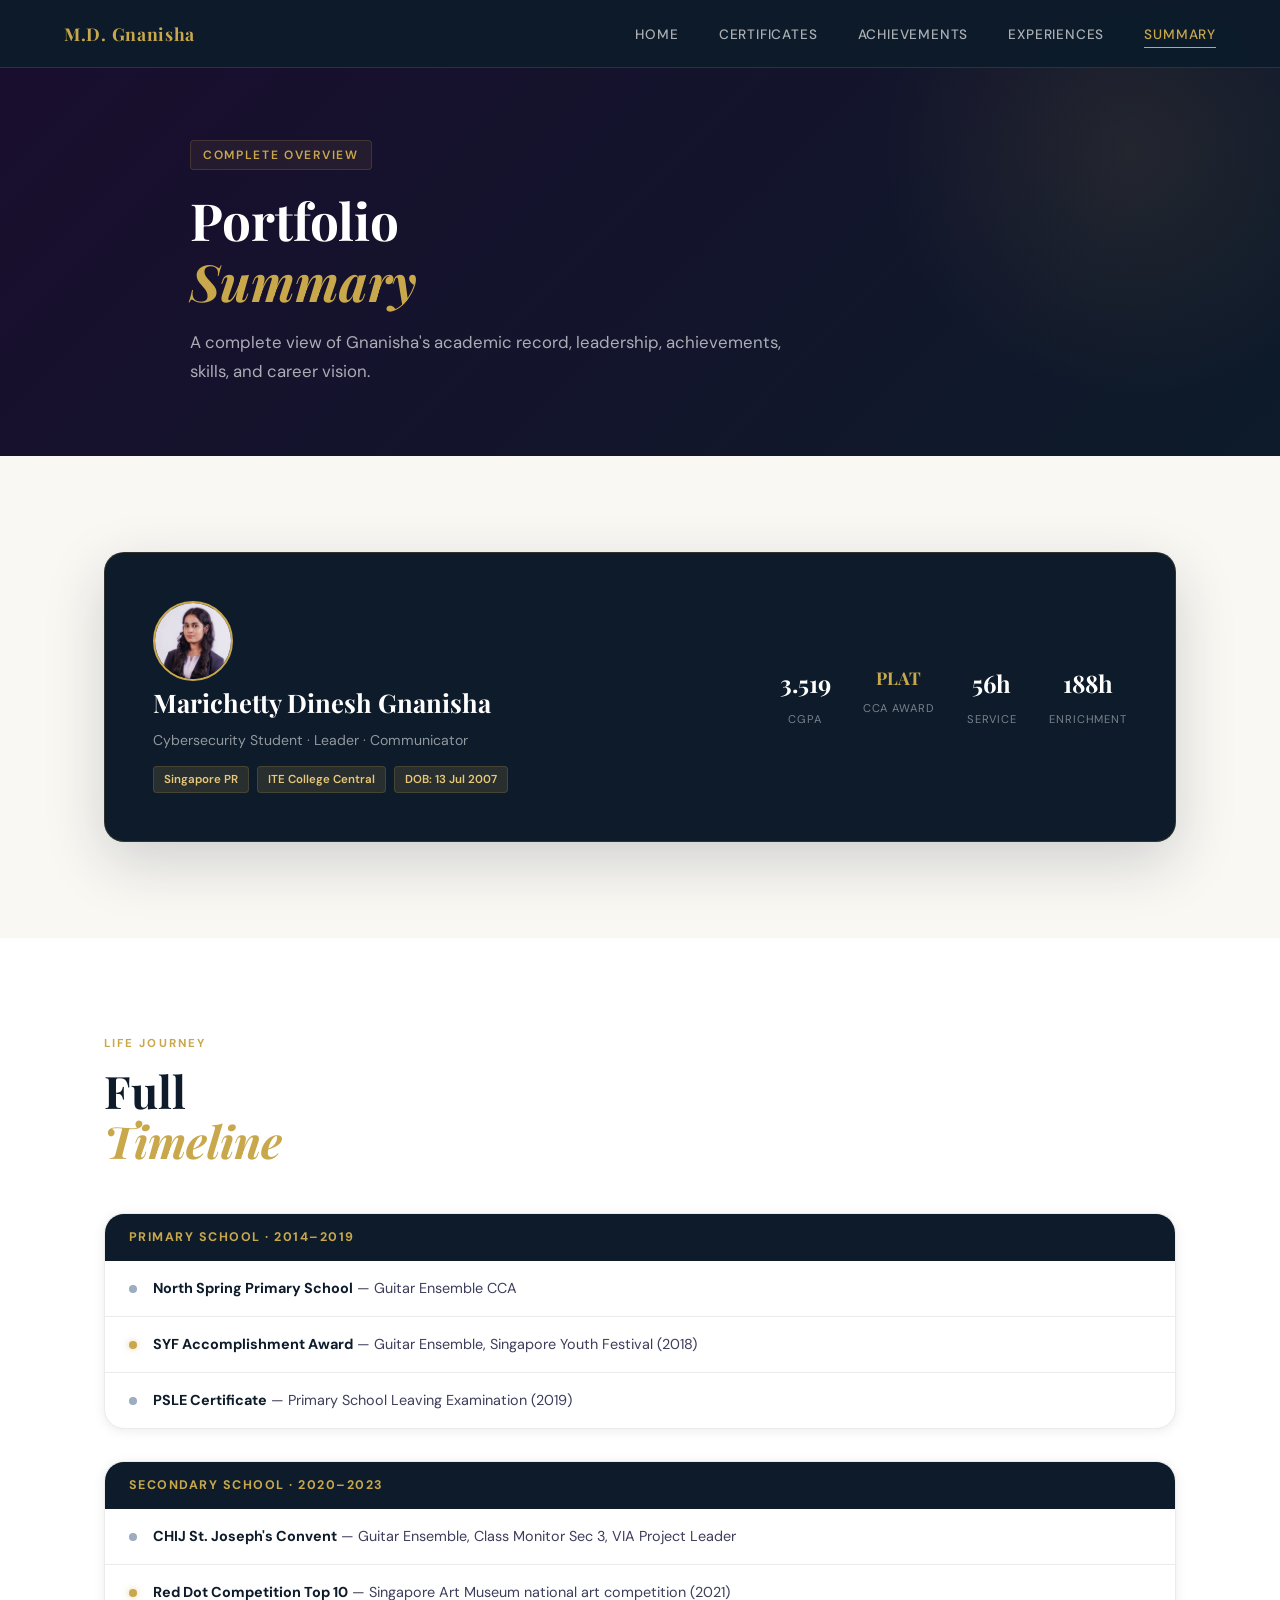
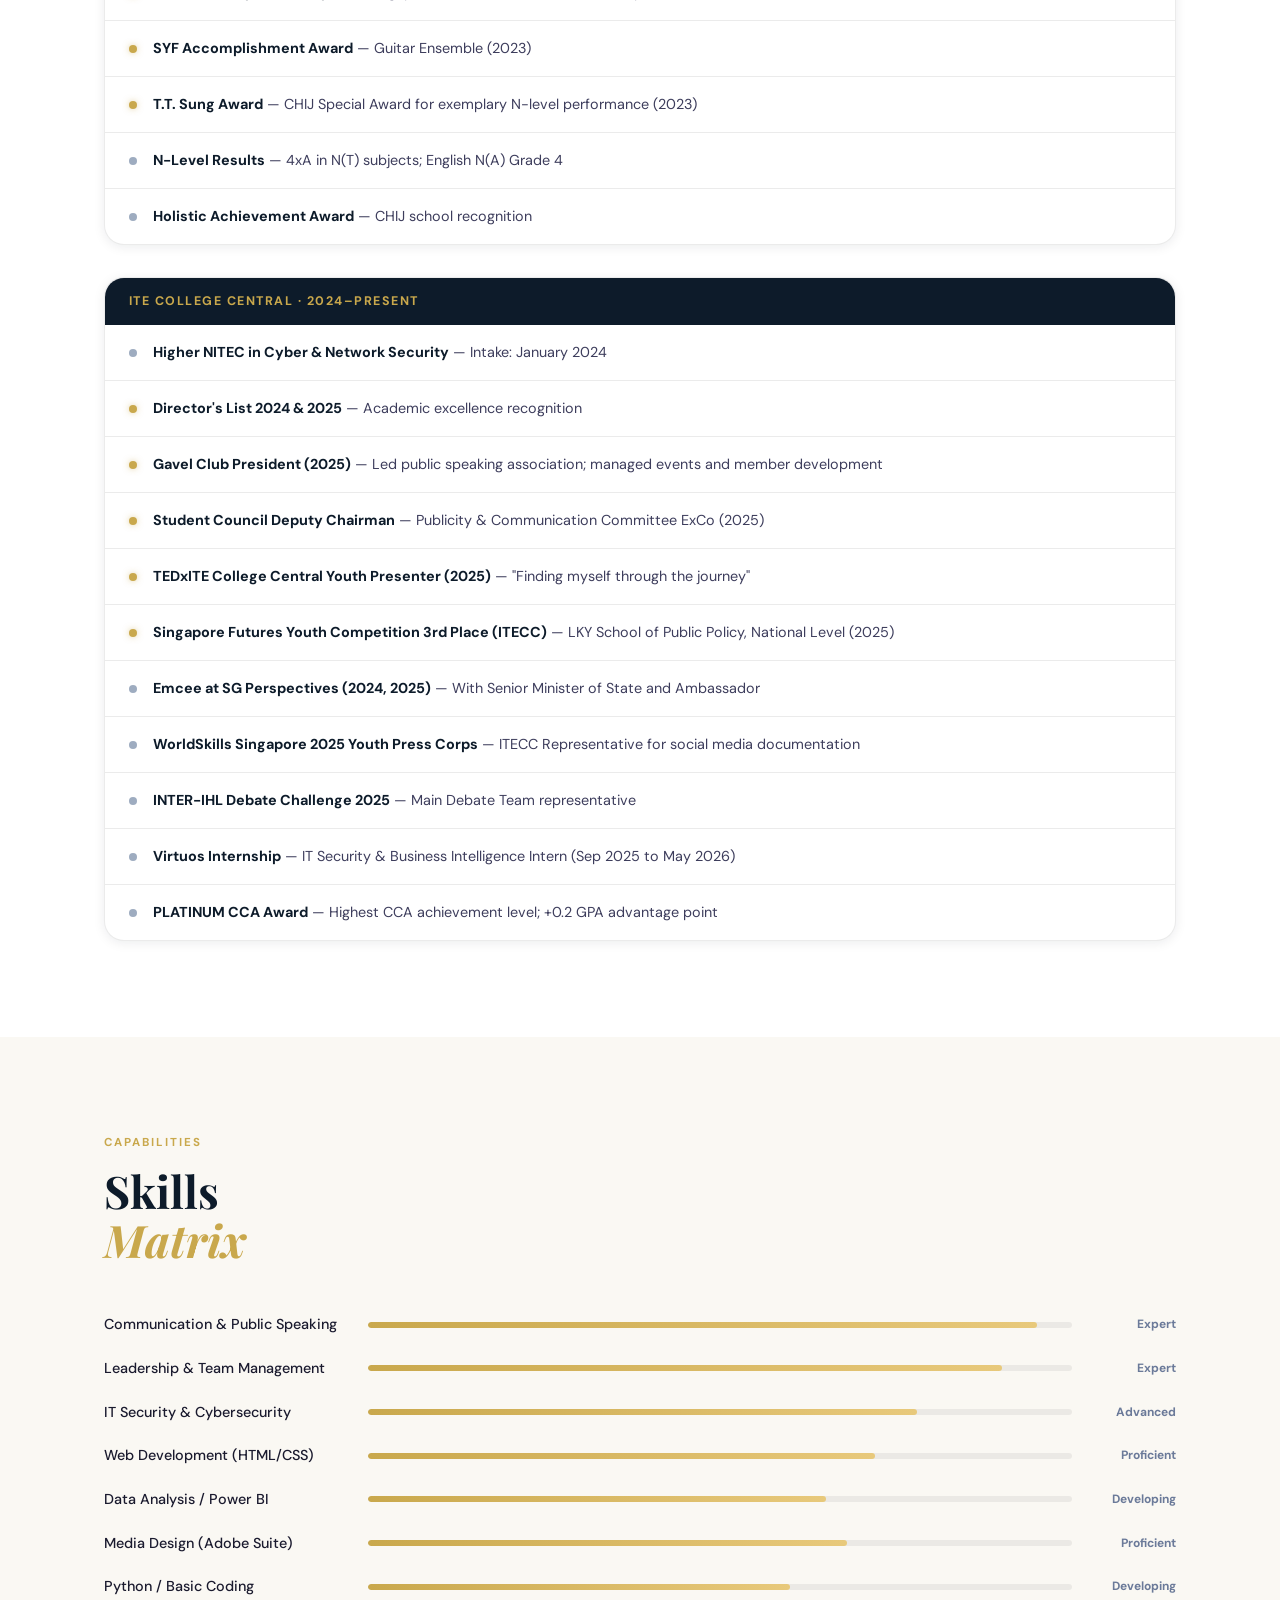
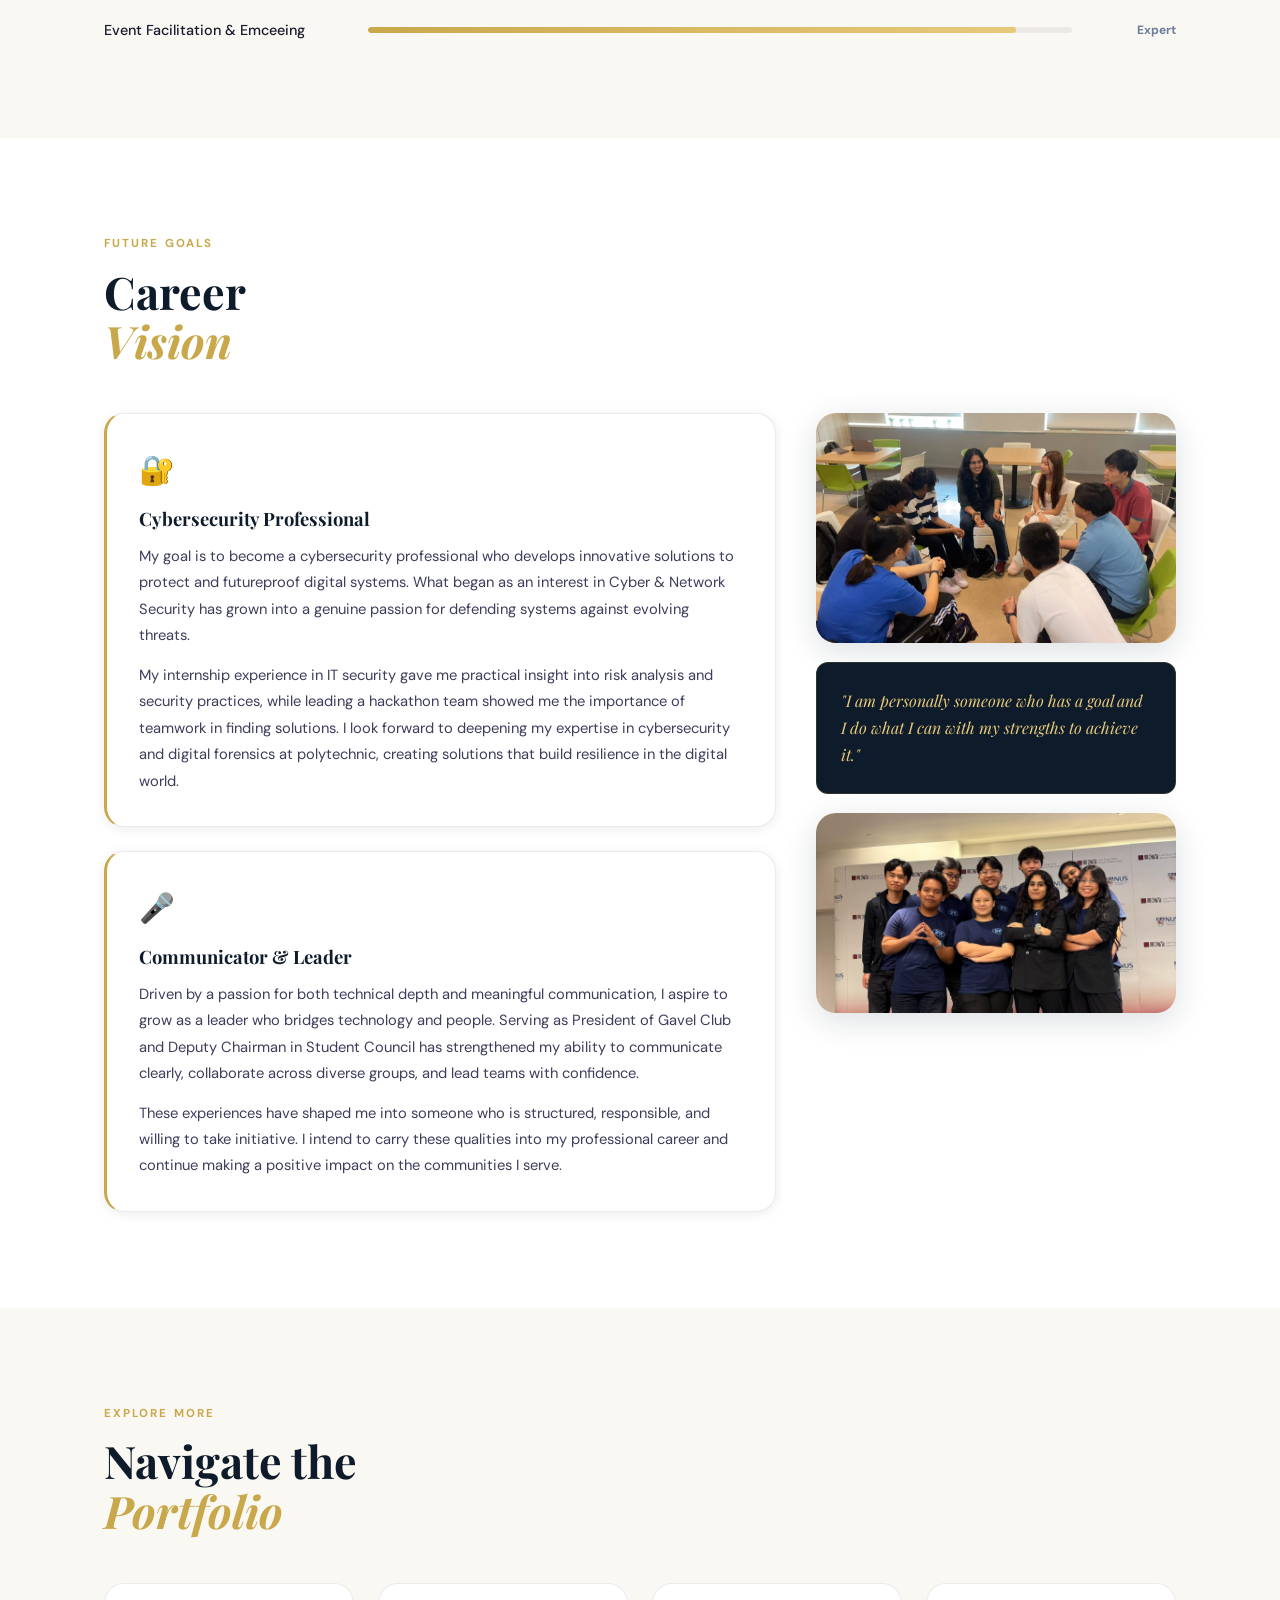
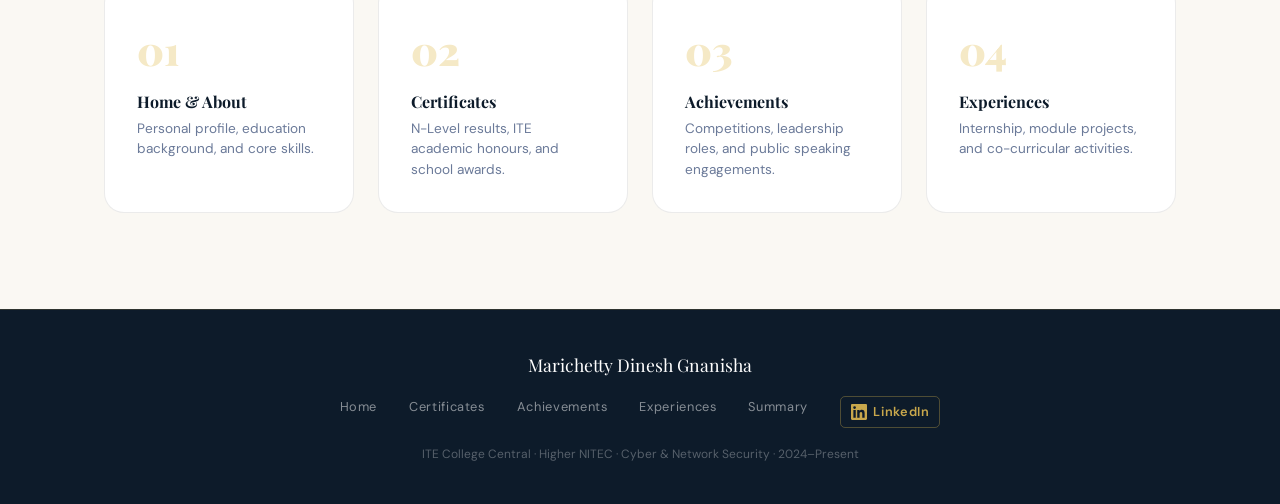
<file: summary.html>
<!DOCTYPE html>
<html lang="en">
<head>
  <meta charset="UTF-8" />
  <meta name="viewport" content="width=device-width, initial-scale=1.0" />
  <title>Summary | Gnanisha Marichetty</title>
  <link rel="stylesheet" href="style.css" />
  <link href="https://fonts.googleapis.com/css2?family=Playfair+Display:ital,wght@0,400;0,700;0,900;1,400&family=DM+Sans:wght@300;400;500;600&display=swap" rel="stylesheet">
</head>
<body class="page-summary">

  <nav class="navbar">
    <div class="nav-logo">M.D. Gnanisha</div>
    <ul class="nav-links">
      <li><a href="index.html">Home</a></li>
      <li><a href="certificates.html">Certificates</a></li>
      <li><a href="achievements.html">Achievements</a></li>
      <li><a href="experiences.html">Experiences</a></li>
      <li><a href="summary.html" class="active">Summary</a></li>
    </ul>
    <button class="nav-toggle" onclick="toggleMenu()">&#9776;</button>
  </nav>

  <section class="page-hero page-hero-sum">
    <div class="page-hero-inner">
      <span class="hero-eyebrow">Complete Overview</span>
      <h1 class="page-hero-title">Portfolio<br><em>Summary</em></h1>
      <p>A complete view of Gnanisha's academic record, leadership, achievements, skills, and career vision.</p>
    </div>
  </section>

  <main class="sum-main">

    <!-- PROFILE CARD -->
    <section class="sum-section">
      <div class="section-inner">
        <div class="profile-summary-card">
          <div class="pscard-left">
            <img src= "WhatsApp Image 2026-06-03 at 11.12.37 AM.jpeg" alt="Gnanisha Marichetty" class="pscard-photo" onerror="this.style.display='none';this.nextElementSibling.style.display='flex'">
            <div class="pscard-avatar" style="display:none">MDG</div>
            <div class="pscard-name">Marichetty Dinesh Gnanisha</div>
            <div class="pscard-title">Cybersecurity Student · Leader · Communicator</div>
            <div class="pscard-tags">
              <span>Singapore PR</span>
              <span>ITE College Central</span>
              <span>DOB: 13 Jul 2007</span>
            </div>
          </div>
          <div class="pscard-right">
            <div class="pscard-stat">
              <span class="ps-num">3.519</span><span class="ps-lbl">CGPA</span>
            </div>
            <div class="pscard-stat">
              <span class="ps-num plat">PLAT</span><span class="ps-lbl">CCA Award</span>
            </div>
            <div class="pscard-stat">
              <span class="ps-num">56h</span><span class="ps-lbl">Service</span>
            </div>
            <div class="pscard-stat">
              <span class="ps-num">188h</span><span class="ps-lbl">Enrichment</span>
            </div>
          </div>
        </div>
      </div>
    </section>

    <!-- FULL TIMELINE -->
    <section class="sum-section sum-section-alt">
      <div class="section-inner">
        <div class="section-label">Life Journey</div>
        <h2 class="section-title">Full<br><em>Timeline</em></h2>
        <div class="full-timeline">

          <div class="ft-group">
            <div class="ft-group-label">Primary School · 2014–2019</div>
            <div class="ft-item">
              <div class="ft-dot"></div>
              <div class="ft-body">
                <strong>North Spring Primary School</strong> — Guitar Ensemble CCA
              </div>
            </div>
            <div class="ft-item">
              <div class="ft-dot ft-dot-gold"></div>
              <div class="ft-body">
                <strong>SYF Accomplishment Award</strong> — Guitar Ensemble, Singapore Youth Festival (2018)
              </div>
            </div>
            <div class="ft-item">
              <div class="ft-dot"></div>
              <div class="ft-body">
                <strong>PSLE Certificate</strong> — Primary School Leaving Examination (2019)
              </div>
            </div>
          </div>

          <div class="ft-group">
            <div class="ft-group-label">Secondary School · 2020–2023</div>
            <div class="ft-item">
              <div class="ft-dot"></div>
              <div class="ft-body">
                <strong>CHIJ St. Joseph's Convent</strong> — Guitar Ensemble, Class Monitor Sec 3, VIA Project Leader
              </div>
            </div>
            <div class="ft-item">
              <div class="ft-dot ft-dot-gold"></div>
              <div class="ft-body">
                <strong>Red Dot Competition Top 10</strong> — Singapore Art Museum national art competition (2021)
              </div>
            </div>
            <div class="ft-item">
              <div class="ft-dot ft-dot-gold"></div>
              <div class="ft-body">
                <strong>SYF Accomplishment Award</strong> — Guitar Ensemble (2023)
              </div>
            </div>
            <div class="ft-item">
              <div class="ft-dot ft-dot-gold"></div>
              <div class="ft-body">
                <strong>T.T. Sung Award</strong> — CHIJ Special Award for exemplary N-level performance (2023)
              </div>
            </div>
            <div class="ft-item">
              <div class="ft-dot"></div>
              <div class="ft-body">
                <strong>N-Level Results</strong> — 4xA in N(T) subjects; English N(A) Grade 4
              </div>
            </div>
            <div class="ft-item">
              <div class="ft-dot"></div>
              <div class="ft-body">
                <strong>Holistic Achievement Award</strong> — CHIJ school recognition
              </div>
            </div>
          </div>

          <div class="ft-group">
            <div class="ft-group-label">ITE College Central · 2024–Present</div>
            <div class="ft-item">
              <div class="ft-dot"></div>
              <div class="ft-body">
                <strong>Higher NITEC in Cyber &amp; Network Security</strong> — Intake: January 2024
              </div>
            </div>
            <div class="ft-item">
              <div class="ft-dot ft-dot-gold"></div>
              <div class="ft-body">
                <strong>Director's List 2024 &amp; 2025</strong> — Academic excellence recognition
              </div>
            </div>
            <div class="ft-item">
              <div class="ft-dot ft-dot-gold"></div>
              <div class="ft-body">
                <strong>Gavel Club President (2025)</strong> — Led public speaking association; managed events and member development
              </div>
            </div>
            <div class="ft-item">
              <div class="ft-dot ft-dot-gold"></div>
              <div class="ft-body">
                <strong>Student Council Deputy Chairman</strong> — Publicity &amp; Communication Committee ExCo (2025)
              </div>
            </div>
            <div class="ft-item">
              <div class="ft-dot ft-dot-gold"></div>
              <div class="ft-body">
                <strong>TEDxITE College Central Youth Presenter (2025)</strong> — "Finding myself through the journey"
              </div>
            </div>
            <div class="ft-item">
              <div class="ft-dot ft-dot-gold"></div>
              <div class="ft-body">
                <strong>Singapore Futures Youth Competition 3rd Place (ITECC)</strong> — LKY School of Public Policy, National Level (2025)
              </div>
            </div>
            <div class="ft-item">
              <div class="ft-dot"></div>
              <div class="ft-body">
                <strong>Emcee at SG Perspectives (2024, 2025)</strong> — With Senior Minister of State and Ambassador
              </div>
            </div>
            <div class="ft-item">
              <div class="ft-dot"></div>
              <div class="ft-body">
                <strong>WorldSkills Singapore 2025 Youth Press Corps</strong> — ITECC Representative for social media documentation
              </div>
            </div>
            <div class="ft-item">
              <div class="ft-dot"></div>
              <div class="ft-body">
                <strong>INTER-IHL Debate Challenge 2025</strong> — Main Debate Team representative
              </div>
            </div>
            <div class="ft-item">
              <div class="ft-dot"></div>
              <div class="ft-body">
                <strong>Virtuos Internship</strong> — IT Security &amp; Business Intelligence Intern (Sep 2025 to May 2026)
              </div>
            </div>
            <div class="ft-item">
              <div class="ft-dot"></div>
              <div class="ft-body">
                <strong>PLATINUM CCA Award</strong> — Highest CCA achievement level; +0.2 GPA advantage point
              </div>
            </div>
          </div>

        </div>
      </div>
    </section>

    <!-- SKILLS MATRIX -->
    <section class="sum-section">
      <div class="section-inner">
        <div class="section-label">Capabilities</div>
        <h2 class="section-title">Skills<br><em>Matrix</em></h2>
        <div class="skills-matrix">
          <div class="skill-row">
            <span class="skill-name">Communication &amp; Public Speaking</span>
            <div class="skill-bar"><div class="skill-fill" style="width:95%"></div></div>
            <span class="skill-pct">Expert</span>
          </div>
          <div class="skill-row">
            <span class="skill-name">Leadership &amp; Team Management</span>
            <div class="skill-bar"><div class="skill-fill" style="width:90%"></div></div>
            <span class="skill-pct">Expert</span>
          </div>
          <div class="skill-row">
            <span class="skill-name">IT Security &amp; Cybersecurity</span>
            <div class="skill-bar"><div class="skill-fill" style="width:78%"></div></div>
            <span class="skill-pct">Advanced</span>
          </div>
          <div class="skill-row">
            <span class="skill-name">Web Development (HTML/CSS)</span>
            <div class="skill-bar"><div class="skill-fill" style="width:72%"></div></div>
            <span class="skill-pct">Proficient</span>
          </div>
          <div class="skill-row">
            <span class="skill-name">Data Analysis / Power BI</span>
            <div class="skill-bar"><div class="skill-fill" style="width:65%"></div></div>
            <span class="skill-pct">Developing</span>
          </div>
          <div class="skill-row">
            <span class="skill-name">Media Design (Adobe Suite)</span>
            <div class="skill-bar"><div class="skill-fill" style="width:68%"></div></div>
            <span class="skill-pct">Proficient</span>
          </div>
          <div class="skill-row">
            <span class="skill-name">Python / Basic Coding</span>
            <div class="skill-bar"><div class="skill-fill" style="width:60%"></div></div>
            <span class="skill-pct">Developing</span>
          </div>
          <div class="skill-row">
            <span class="skill-name">Event Facilitation &amp; Emceeing</span>
            <div class="skill-bar"><div class="skill-fill" style="width:92%"></div></div>
            <span class="skill-pct">Expert</span>
          </div>
        </div>
      </div>
    </section>

    <!-- CAREER VISION (replaced Poly Aspirations) -->
    <section class="sum-section sum-section-alt">
      <div class="section-inner">
        <div class="section-label">Future Goals</div>
        <h2 class="section-title">Career<br><em>Vision</em></h2>

        <div class="career-vision-layout">
          <div class="career-vision-main">
            <div class="career-vision-box">
              <div class="cv-icon">🔐</div>
              <h3>Cybersecurity Professional</h3>
              <p>My goal is to become a cybersecurity professional who develops innovative solutions to protect and futureproof digital systems. What began as an interest in Cyber &amp; Network Security has grown into a genuine passion for defending systems against evolving threats.</p>
              <p>My internship experience in IT security gave me practical insight into risk analysis and security practices, while leading a hackathon team showed me the importance of teamwork in finding solutions. I look forward to deepening my expertise in cybersecurity and digital forensics at polytechnic, creating solutions that build resilience in the digital world.</p>
            </div>
            <div class="career-vision-box">
              <div class="cv-icon">🎤</div>
              <h3>Communicator &amp; Leader</h3>
              <p>Driven by a passion for both technical depth and meaningful communication, I aspire to grow as a leader who bridges technology and people. Serving as President of Gavel Club and Deputy Chairman in Student Council has strengthened my ability to communicate clearly, collaborate across diverse groups, and lead teams with confidence.</p>
              <p>These experiences have shaped me into someone who is structured, responsible, and willing to take initiative. I intend to carry these qualities into my professional career and continue making a positive impact on the communities I serve.</p>
            </div>
          </div>
          <div class="career-vision-side">
            <img src= "WhatsApp Image 2026-06-03 at 11.20.16 AM.jpeg" alt="Gnanisha Pic" class="career-vision-photo" loading="lazy">
            <div class="career-vision-quote">
              <blockquote>"I am personally someone who has a goal and I do what I can with my strengths to achieve it."</blockquote>
            </div>
			     <div class="career-vision-side2">
            <img src=  "WhatsApp Image 2026-06-03 at 11.20.17 AM.jpeg" alt="Gnanisha Pic" class="career-vision-photo" loading="lazy">
          </div>
        </div>

      </div>
    </section>

    <!-- QUICK NAV -->
    <section class="sum-section">
      <div class="section-inner">
        <div class="section-label">Explore More</div>
        <h2 class="section-title">Navigate the<br><em>Portfolio</em></h2>
        <div class="nav-cards">
          <a href="index.html" class="nav-card">
            <span class="nav-card-num">01</span>
            <h4>Home &amp; About</h4>
            <p>Personal profile, education background, and core skills.</p>
          </a>
          <a href="certificates.html" class="nav-card">
            <span class="nav-card-num">02</span>
            <h4>Certificates</h4>
            <p>N-Level results, ITE academic honours, and school awards.</p>
          </a>
          <a href="achievements.html" class="nav-card">
            <span class="nav-card-num">03</span>
            <h4>Achievements</h4>
            <p>Competitions, leadership roles, and public speaking engagements.</p>
          </a>
          <a href="experiences.html" class="nav-card">
            <span class="nav-card-num">04</span>
            <h4>Experiences</h4>
            <p>Internship, module projects, and co-curricular activities.</p>
          </a>
        </div>
      </div>
    </section>

  </main>

  <footer class="footer">
    <div class="footer-inner">
      <div class="footer-name">Marichetty Dinesh Gnanisha</div>
      <div class="footer-links">
        <a href="index.html">Home</a>
        <a href="certificates.html">Certificates</a>
        <a href="achievements.html">Achievements</a>
        <a href="experiences.html">Experiences</a>
        <a href="summary.html">Summary</a>
        <a href="https://www.linkedin.com/in/gnanisha-marichetty/" target="_blank" rel="noopener" class="footer-linkedin">
          <svg xmlns="http://www.w3.org/2000/svg" width="16" height="16" fill="currentColor" viewBox="0 0 24 24"><path d="M20.447 20.452h-3.554v-5.569c0-1.328-.027-3.037-1.852-3.037-1.853 0-2.136 1.445-2.136 2.939v5.667H9.351V9h3.414v1.561h.046c.477-.9 1.637-1.85 3.37-1.85 3.601 0 4.267 2.37 4.267 5.455v6.286zM5.337 7.433a2.062 2.062 0 0 1-2.063-2.065 2.064 2.064 0 1 1 2.063 2.065zm1.782 13.019H3.555V9h3.564v11.452zM22.225 0H1.771C.792 0 0 .774 0 1.729v20.542C0 23.227.792 24 1.771 24h20.451C23.2 24 24 23.227 24 22.271V1.729C24 .774 23.2 0 22.222 0h.003z"/></svg>
          LinkedIn
        </a>
      </div>
      <div class="footer-note">ITE College Central · Higher NITEC · Cyber &amp; Network Security · 2024–Present</div>
    </div>
  </footer>

  <script src="main.js"></script>
</body>
</html>
</file>
<file: style.css>
/* ============================================================
   GNANISHA PORTFOLIO – MAIN STYLESHEET
   Design: Refined editorial with dark navy + warm gold accents
   Fonts: Playfair Display (headings) + DM Sans (body)
   ============================================================ */

/* ---------- RESET & BASE ---------- */
*, *::before, *::after { box-sizing: border-box; margin: 0; padding: 0; }

:root {
  --navy:       #0d1b2a;
  --navy-mid:   #142233;
  --navy-light: #1e3352;
  --gold:       #c9a84c;
  --gold-light: #e8c97b;
  --gold-pale:  #f5e9c6;
  --cream:      #faf8f3;
  --white:      #ffffff;
  --text-dark:  #1a1a2e;
  --text-mid:   #3d3d5c;
  --text-soft:  #6b7a99;
  --text-light: #9eacc0;
  --border:     rgba(201,168,76,0.18);
  --border-soft: rgba(0,0,0,0.08);
  --shadow-sm:  0 2px 12px rgba(13,27,42,0.08);
  --shadow-md:  0 8px 32px rgba(13,27,42,0.14);
  --shadow-lg:  0 20px 60px rgba(13,27,42,0.18);
  --radius:     12px;
  --radius-lg:  20px;
  --transition: 0.3s ease;
}

html { scroll-behavior: smooth; }

body {
  font-family: 'DM Sans', sans-serif;
  font-weight: 400;
  font-size: 16px;
  line-height: 1.7;
  color: var(--text-dark);
  background: var(--cream);
  overflow-x: hidden;
}

a { color: inherit; text-decoration: none; }
img { max-width: 100%; display: block; }
ul { list-style: none; }

/* ---------- TYPOGRAPHY ---------- */
.playfair { font-family: 'Playfair Display', serif; }

h1, h2, h3, h4 { font-family: 'Playfair Display', serif; line-height: 1.2; color: var(--navy); }

em { font-style: italic; color: var(--gold); }

/* ---------- NAVBAR ---------- */
.navbar {
  position: fixed;
  top: 0; left: 0; right: 0;
  z-index: 100;
  display: flex;
  align-items: center;
  justify-content: space-between;
  padding: 0 5%;
  height: 68px;
  background: rgba(13, 27, 42, 0.97);
  backdrop-filter: blur(12px);
  border-bottom: 1px solid var(--border);
}

.nav-logo {
  font-family: 'Playfair Display', serif;
  font-size: 1.4rem;
  font-weight: 700;
  color: var(--gold);
  letter-spacing: 0.08em;
}

.nav-links {
  display: flex;
  gap: 2.5rem;
  align-items: center;
}

.nav-links a {
  font-size: 0.85rem;
  font-weight: 500;
  letter-spacing: 0.06em;
  text-transform: uppercase;
  color: rgba(255,255,255,0.65);
  transition: color var(--transition);
  position: relative;
  padding-bottom: 3px;
}

.nav-links a::after {
  content: '';
  position: absolute;
  bottom: -2px; left: 0;
  width: 0; height: 1px;
  background: var(--gold);
  transition: width var(--transition);
}

.nav-links a:hover,
.nav-links a.active {
  color: var(--gold);
}

.nav-links a.active::after,
.nav-links a:hover::after { width: 100%; }

.nav-toggle {
  display: none;
  background: none;
  border: none;
  color: var(--gold);
  font-size: 1.5rem;
  cursor: pointer;
}

/* ---------- HERO (HOME) ---------- */
.hero {
  min-height: 100vh;
  background: linear-gradient(135deg, var(--navy) 0%, var(--navy-mid) 55%, #1a2a4a 100%);
  display: flex;
  align-items: center;
  position: relative;
  overflow: hidden;
  padding: 100px 5% 60px;
}

.hero-bg-accent {
  position: absolute;
  top: -120px; right: -80px;
  width: 600px; height: 600px;
  background: radial-gradient(circle, rgba(201,168,76,0.12) 0%, transparent 70%);
  border-radius: 50%;
  pointer-events: none;
}

.hero::before {
  content: '';
  position: absolute;
  bottom: -60px; left: -60px;
  width: 400px; height: 400px;
  background: radial-gradient(circle, rgba(201,168,76,0.06) 0%, transparent 70%);
  border-radius: 50%;
  pointer-events: none;
}

.hero-content {
  max-width: 1200px;
  margin: 0 auto;
  width: 100%;
  display: grid;
  grid-template-columns: 1fr 420px;
  gap: 5rem;
  align-items: center;
  position: relative;
  z-index: 1;
}

.hero-eyebrow {
  display: inline-block;
  font-size: 0.75rem;
  font-weight: 600;
  letter-spacing: 0.14em;
  text-transform: uppercase;
  color: var(--gold);
  margin-bottom: 1.2rem;
  padding: 4px 12px;
  border: 1px solid var(--border);
  border-radius: 4px;
  background: rgba(201,168,76,0.08);
}

.hero-name {
  font-size: clamp(2.8rem, 5vw, 4.5rem);
  font-weight: 900;
  color: var(--white);
  line-height: 1.05;
  margin-bottom: 1rem;
}

.hero-name em {
  color: var(--gold-light);
}

.hero-tagline {
  font-size: 0.9rem;
  letter-spacing: 0.1em;
  text-transform: uppercase;
  color: var(--text-light);
  margin-bottom: 1.5rem;
}

.hero-intro {
  font-size: 1.05rem;
  color: rgba(255,255,255,0.72);
  line-height: 1.8;
  max-width: 520px;
  margin-bottom: 2.5rem;
}

.hero-btns {
  display: flex;
  gap: 1rem;
  flex-wrap: wrap;
}

.btn-primary {
  padding: 14px 32px;
  background: var(--gold);
  color: var(--navy);
  font-weight: 600;
  font-size: 0.9rem;
  letter-spacing: 0.04em;
  border-radius: var(--radius);
  transition: all var(--transition);
  box-shadow: 0 4px 20px rgba(201,168,76,0.3);
}

.btn-primary:hover {
  background: var(--gold-light);
  transform: translateY(-2px);
  box-shadow: 0 8px 28px rgba(201,168,76,0.4);
}

.btn-outline {
  padding: 14px 32px;
  border: 1.5px solid rgba(201,168,76,0.4);
  color: rgba(255,255,255,0.8);
  font-weight: 500;
  font-size: 0.9rem;
  border-radius: var(--radius);
  transition: all var(--transition);
}

.btn-outline:hover {
  border-color: var(--gold);
  color: var(--gold);
  background: rgba(201,168,76,0.06);
}

/* HERO PHOTO */
.hero-photo-wrap {
  position: relative;
  display: flex;
  justify-content: center;
  align-items: center;
}

.photo-ring {
  position: absolute;
  width: 380px; height: 380px;
  border-radius: 50%;
  border: 1px solid rgba(201,168,76,0.25);
  animation: ringPulse 3s ease-in-out infinite;
}

@keyframes ringPulse {
  0%, 100% { transform: scale(1); opacity: 0.6; }
  50%       { transform: scale(1.04); opacity: 1; }
}

.hero-photo {
  width: 340px; height: 420px;
  object-fit: cover;
  border-radius: var(--radius-lg);
  border: 3px solid rgba(201,168,76,0.3);
  box-shadow: var(--shadow-lg);
  position: relative;
  z-index: 1;
}

.hero-photo-fallback {
  display: none;
  width: 340px; height: 420px;
  background: linear-gradient(135deg, var(--navy-light), var(--navy));
  border-radius: var(--radius-lg);
  border: 3px solid var(--border);
  justify-content: center;
  align-items: center;
  font-family: 'Playfair Display', serif;
  font-size: 4rem;
  font-weight: 700;
  color: var(--gold);
  box-shadow: var(--shadow-lg);
}

/* ---------- STATS ---------- */
.stats-section {
  background: var(--white);
  padding: 0;
  position: relative;
  z-index: 2;
}

.stats-grid {
  display: grid;
  grid-template-columns: repeat(4, 1fr);
  max-width: 1200px;
  margin: 0 auto;
}

.stat-card {
  padding: 2.5rem 2rem;
  text-align: center;
  border-right: 1px solid var(--border-soft);
  transition: background var(--transition);
}

.stat-card:last-child { border-right: none; }
.stat-card:hover { background: var(--gold-pale); }

.stat-num {
  display: block;
  font-family: 'Playfair Display', serif;
  font-size: 1.9rem;
  font-weight: 700;
  color: var(--navy);
  margin-bottom: 0.4rem;
}

.stat-label {
  font-size: 0.78rem;
  font-weight: 600;
  letter-spacing: 0.1em;
  text-transform: uppercase;
  color: var(--text-soft);
}

/* ---------- SECTIONS ---------- */
.section-inner {
  max-width: 1200px;
  margin: 0 auto;
  padding: 0 5%;
}

.section-label {
  font-size: 0.72rem;
  font-weight: 700;
  letter-spacing: 0.18em;
  text-transform: uppercase;
  color: var(--gold);
  margin-bottom: 0.8rem;
}

.section-title {
  font-size: clamp(2rem, 3.5vw, 3rem);
  font-weight: 700;
  color: var(--navy);
  line-height: 1.1;
  margin-bottom: 3rem;
}

/* ---------- ABOUT SECTION ---------- */
.about-section {
  padding: 6rem 0;
  background: var(--cream);
}

.about-grid {
  display: grid;
  grid-template-columns: repeat(2, 1fr);
  gap: 2.5rem;
}

.about-block {
  background: var(--white);
  border-radius: var(--radius-lg);
  padding: 2.2rem;
  border: 1px solid var(--border-soft);
  box-shadow: var(--shadow-sm);
  transition: box-shadow var(--transition), transform var(--transition);
}

.about-block:hover {
  box-shadow: var(--shadow-md);
  transform: translateY(-3px);
}

.about-block h3 {
  font-size: 1.1rem;
  font-weight: 700;
  color: var(--navy);
  margin-bottom: 1rem;
  padding-bottom: 0.8rem;
  border-bottom: 1px solid var(--border-soft);
}

.about-block p { color: var(--text-mid); font-size: 0.95rem; margin-bottom: 0.8rem; }
.about-block p:last-child { margin-bottom: 0; }

.edu-list { display: flex; flex-direction: column; gap: 1rem; }
.edu-list li { display: flex; gap: 1rem; align-items: flex-start; }
.edu-year { font-size: 0.78rem; font-weight: 700; color: var(--gold); background: var(--gold-pale); padding: 2px 8px; border-radius: 4px; white-space: nowrap; }
.edu-school { font-size: 0.9rem; color: var(--text-mid); }
.edu-school small { display: block; font-size: 0.8rem; color: var(--text-soft); margin-top: 2px; }

.skills-group { display: flex; flex-wrap: wrap; gap: 0.5rem; }
.skill-tag { background: var(--gold-pale); color: var(--navy); font-size: 0.8rem; font-weight: 600; padding: 5px 12px; border-radius: 20px; border: 1px solid rgba(201,168,76,0.3); }

.internship-card {
  background: linear-gradient(135deg, var(--navy) 0%, var(--navy-mid) 100%);
  border-radius: var(--radius);
  padding: 1.5rem;
  color: var(--white);
}

.intern-company { font-family: 'Playfair Display', serif; font-size: 1.4rem; font-weight: 700; color: var(--gold); margin-bottom: 0.3rem; }
.intern-role { font-size: 0.9rem; font-weight: 600; color: var(--white); margin-bottom: 0.2rem; }
.intern-duration { font-size: 0.78rem; color: rgba(255,255,255,0.55); letter-spacing: 0.06em; margin-bottom: 0.8rem; }
.internship-card p { font-size: 0.85rem; color: rgba(255,255,255,0.7); line-height: 1.6; }

/* ---------- INTERESTS ---------- */
.interests-section { padding: 6rem 0; background: var(--navy); }
.interests-section .section-label { color: var(--gold); }
.interests-section .section-title { color: var(--white); }

.interests-row {
  display: grid;
  grid-template-columns: repeat(4, 1fr);
  gap: 1.5rem;
  margin-bottom: 3rem;
}

.interest-item {
  background: rgba(255,255,255,0.05);
  border: 1px solid var(--border);
  border-radius: var(--radius-lg);
  padding: 2rem 1.5rem;
  text-align: center;
  transition: background var(--transition), transform var(--transition);
}

.interest-item:hover {
  background: rgba(201,168,76,0.1);
  transform: translateY(-4px);
}

.interest-icon { font-size: 2.2rem; margin-bottom: 1rem; }
.interest-item h4 { color: var(--white); font-size: 1.05rem; margin-bottom: 0.6rem; }
.interest-item p { font-size: 0.85rem; color: rgba(255,255,255,0.55); line-height: 1.6; }

.aspiration-box {
  background: rgba(255,255,255,0.06);
  border: 1px solid var(--border);
  border-left: 3px solid var(--gold);
  border-radius: var(--radius);
  padding: 2rem 2.5rem;
}

.aspiration-box blockquote {
  font-family: 'Playfair Display', serif;
  font-style: italic;
  font-size: 1.2rem;
  color: var(--gold-light);
  margin-bottom: 1rem;
}

.aspiration-box p { font-size: 0.95rem; color: rgba(255,255,255,0.7); }
.aspiration-box strong { color: var(--gold-light); }

/* ---------- PAGE HERO (inner pages) ---------- */
.page-hero {
  padding: 140px 5% 70px;
  background: linear-gradient(135deg, var(--navy) 0%, var(--navy-mid) 100%);
  position: relative;
  overflow: hidden;
}

.page-hero::before {
  content: '';
  position: absolute;
  top: -100px; right: -100px;
  width: 500px; height: 500px;
  background: radial-gradient(circle, rgba(201,168,76,0.1) 0%, transparent 70%);
  border-radius: 50%;
}

.page-hero-ach { background: linear-gradient(135deg, #0d1b2a 0%, #1a1a3e 100%); }
.page-hero-exp { background: linear-gradient(135deg, #0d2015 0%, #0d1b2a 100%); }
.page-hero-sum { background: linear-gradient(135deg, #1a0d2e 0%, #0d1b2a 100%); }

.page-hero-inner { max-width: 900px; margin: 0 auto; position: relative; z-index: 1; }
.page-hero-title { font-size: clamp(2.5rem, 4vw, 3.8rem); color: var(--white); margin-bottom: 1rem; }
.page-hero p { font-size: 1.05rem; color: rgba(255,255,255,0.65); max-width: 600px; }

/* ---------- CERTIFICATES ---------- */
.cert-main {}
.cert-section { padding: 6rem 0; background: var(--cream); }
.cert-section-alt { background: var(--white); }

.nlevel-grid {
  display: grid;
  grid-template-columns: 1fr 1.6fr;
  gap: 2rem;
  margin-bottom: 2rem;
}

.nlevel-card {
  background: var(--white);
  border-radius: var(--radius-lg);
  padding: 2.5rem;
  border: 1px solid var(--border-soft);
  box-shadow: var(--shadow-sm);
  transition: box-shadow var(--transition);
}

.nlevel-card:hover { box-shadow: var(--shadow-md); }

.nlevel-primary {
  border: 2px solid var(--gold);
  box-shadow: 0 8px 32px rgba(201,168,76,0.15);
}

.nlevel-badge {
  display: inline-block;
  font-size: 0.75rem;
  font-weight: 700;
  letter-spacing: 0.1em;
  padding: 4px 12px;
  border-radius: 4px;
  margin-bottom: 1rem;
}

.badge-na { background: rgba(74,144,226,0.12); color: #2b6cb0; }
.badge-nt { background: var(--gold-pale); color: #7a5c00; }

.nlevel-card h3 { font-size: 1.15rem; margin-bottom: 1.2rem; }

.nlevel-details { margin-bottom: 1.5rem; }
.detail-row { display: flex; justify-content: space-between; padding: 0.5rem 0; border-bottom: 1px solid var(--border-soft); font-size: 0.88rem; }
.detail-label { color: var(--text-soft); font-weight: 500; }
.detail-val { color: var(--text-dark); font-weight: 600; }
.detail-val.highlight { color: var(--gold); }

.results-table { width: 100%; border-collapse: collapse; font-size: 0.9rem; }
.results-table th { text-align: left; padding: 8px 10px; background: var(--cream); font-size: 0.75rem; letter-spacing: 0.06em; text-transform: uppercase; color: var(--text-soft); }
.results-table td { padding: 10px; border-bottom: 1px solid var(--border-soft); color: var(--text-mid); }

.grade { font-weight: 700; padding: 3px 10px; border-radius: 4px; font-size: 0.85rem; }
.grade-a { background: rgba(72,187,120,0.12); color: #276749; }
.grade-c { background: rgba(237,137,54,0.12); color: #7b341e; }
.grade-good { background: rgba(66,153,225,0.12); color: #2b4fa8; }

.cert-cards-grid {
  display: grid;
  grid-template-columns: repeat(4, 1fr);
  gap: 1.5rem;
  margin-bottom: 3rem;
}

.cert-card {
  background: var(--cream);
  border-radius: var(--radius-lg);
  padding: 2rem 1.8rem;
  border: 1px solid var(--border-soft);
  text-align: center;
  transition: all var(--transition);
  position: relative;
}

.cert-card:hover {
  box-shadow: var(--shadow-md);
  transform: translateY(-4px);
  background: var(--white);
}

.cert-card-highlight {
  background: var(--navy);
  border-color: var(--gold);
}

.cert-card-highlight h3, .cert-card-highlight p { color: var(--white); }
.cert-card-highlight .cert-icon { filter: none; }
.cert-card-highlight .cert-year { background: var(--gold); color: var(--navy); }

.cert-icon { font-size: 2rem; margin-bottom: 1rem; }
.cert-card h3 { font-size: 1rem; margin-bottom: 0.7rem; color: var(--navy); }
.cert-card p { font-size: 0.85rem; color: var(--text-soft); line-height: 1.6; margin-bottom: 1rem; }
.cert-year { font-size: 0.72rem; font-weight: 700; letter-spacing: 0.1em; background: var(--gold-pale); color: var(--navy); padding: 3px 10px; border-radius: 4px; }

/* GPA BLOCK */
.gpa-block {
  background: var(--navy);
  border-radius: var(--radius-lg);
  padding: 2.5rem 3rem;
  display: flex;
  align-items: center;
  justify-content: center;
  gap: 3rem;
}

.gpa-item { text-align: center; }
.gpa-num { display: block; font-family: 'Playfair Display', serif; font-size: 2rem; font-weight: 700; color: var(--white); margin-bottom: 0.3rem; }
.gpa-lbl { font-size: 0.75rem; letter-spacing: 0.1em; text-transform: uppercase; color: var(--text-light); }
.platinum-text { color: var(--gold) !important; }
.gpa-divider { width: 1px; height: 60px; background: var(--border); }

/* TIMELINE CERTS */
.timeline-certs {
  position: relative;
  padding-left: 2.5rem;
}

.timeline-certs::before {
  content: '';
  position: absolute;
  left: 10px; top: 0; bottom: 0;
  width: 1px;
  background: linear-gradient(to bottom, var(--gold), transparent);
}

.timeline-item {
  position: relative;
  padding-bottom: 2.5rem;
  display: flex;
  gap: 1.5rem;
  align-items: flex-start;
}

.timeline-dot {
  position: absolute;
  left: -2rem;
  top: 5px;
  width: 14px; height: 14px;
  border-radius: 50%;
  background: var(--white);
  border: 2px solid var(--gold);
  flex-shrink: 0;
}

.dot-gold { background: var(--gold) !important; }

.timeline-content { flex: 1; }
.timeline-year { font-size: 0.72rem; font-weight: 700; letter-spacing: 0.1em; color: var(--gold); text-transform: uppercase; display: block; margin-bottom: 0.4rem; }
.timeline-content h4 { font-size: 1rem; margin-bottom: 0.3rem; color: var(--navy); }
.timeline-content p { font-size: 0.88rem; color: var(--text-soft); }

/* ---------- ACHIEVEMENTS ---------- */
.ach-main {}
.ach-section { padding: 6rem 0; background: var(--cream); }
.ach-section-alt { background: var(--white); }

.ach-feature-grid {
  display: grid;
  grid-template-columns: 1.4fr 1fr 1fr;
  gap: 2rem;
}

.ach-feature-card {
  background: var(--white);
  border-radius: var(--radius-lg);
  padding: 2.5rem;
  border: 1px solid var(--border-soft);
  box-shadow: var(--shadow-sm);
  transition: all var(--transition);
  position: relative;
}

.ach-feature-card:hover {
  box-shadow: var(--shadow-md);
  transform: translateY(-4px);
}

.ach-featured {
  background: linear-gradient(145deg, var(--navy) 0%, var(--navy-mid) 100%);
  border-color: var(--gold);
  box-shadow: 0 8px 40px rgba(13,27,42,0.25);
}

.ach-featured h3, .ach-featured h4, .ach-featured p { color: var(--white); }
.ach-featured h4 { color: var(--gold-light); font-size: 0.9rem; margin-top: 0.2rem; }
.ach-featured .ach-year-tag { background: var(--gold); color: var(--navy); }

.ach-badge { font-size: 2.4rem; margin-bottom: 1.2rem; }
.ach-feature-card h3 { font-size: 1.3rem; margin-bottom: 0.3rem; }
.ach-feature-card h4 { font-size: 0.9rem; color: var(--gold); margin-bottom: 1rem; }
.ach-feature-card p { font-size: 0.9rem; color: var(--text-soft); line-height: 1.7; margin-bottom: 1rem; }
.ach-year-tag { font-size: 0.72rem; font-weight: 700; background: var(--gold-pale); color: var(--navy); padding: 4px 10px; border-radius: 4px; }

.comp-grid {
  display: grid;
  grid-template-columns: repeat(2, 1fr);
  gap: 2rem;
}

.comp-card {
  background: var(--cream);
  border-radius: var(--radius-lg);
  padding: 2.5rem;
  border: 1px solid var(--border-soft);
  transition: all var(--transition);
  position: relative;
}

.comp-card:hover { box-shadow: var(--shadow-md); transform: translateY(-3px); }

.comp-card-podium {
  background: var(--navy);
  border-color: var(--gold);
}

.comp-card-podium .comp-rank { background: var(--gold); color: var(--navy); }
.comp-card-podium h3 { color: var(--white); }
.comp-card-podium .comp-org { color: var(--gold-light); }
.comp-card-podium p { color: rgba(255,255,255,0.7); }
.comp-card-podium .comp-tag, .comp-card-podium .comp-year { background: rgba(255,255,255,0.1); color: rgba(255,255,255,0.7); }

.comp-rank {
  display: inline-block;
  font-size: 0.75rem;
  font-weight: 700;
  padding: 4px 12px;
  border-radius: 4px;
  background: var(--gold-pale);
  color: #7a5c00;
  margin-bottom: 0.8rem;
}

.comp-rank-participant { background: rgba(74,144,226,0.12); color: #2b6cb0; }
.comp-rank-silver { background: rgba(160,174,192,0.2); color: #4a5568; }
.comp-rank-top10 { background: rgba(72,187,120,0.12); color: #276749; }

.comp-card h3 { font-size: 1.15rem; margin-bottom: 0.3rem; }
.comp-org { font-size: 0.82rem; color: var(--text-soft); margin-bottom: 1rem; font-style: italic; }
.comp-card p { font-size: 0.9rem; color: var(--text-mid); line-height: 1.7; margin-bottom: 1rem; }
.comp-tag, .comp-year {
  display: inline-block;
  font-size: 0.72rem;
  font-weight: 600;
  padding: 3px 10px;
  border-radius: 4px;
  margin-right: 0.5rem;
  background: var(--gold-pale);
  color: var(--navy);
}
.comp-year { background: rgba(0,0,0,0.05); color: var(--text-soft); }

/* SPEAKING LIST */
.speaking-list { display: flex; flex-direction: column; gap: 1px; }

.speaking-item {
  display: flex;
  gap: 2rem;
  align-items: flex-start;
  padding: 1.5rem;
  border-radius: var(--radius);
  transition: background var(--transition);
}

.speaking-item:hover { background: var(--white); }

.speaking-meta { min-width: 120px; }
.speaking-role {
  display: inline-block;
  font-size: 0.72rem;
  font-weight: 700;
  letter-spacing: 0.08em;
  text-transform: uppercase;
  padding: 4px 10px;
  border-radius: 4px;
  background: var(--gold-pale);
  color: #7a5c00;
  margin-bottom: 0.4rem;
  white-space: nowrap;
}
.speaking-date { display: block; font-size: 0.78rem; color: var(--text-soft); }

.speaking-info h4 { font-size: 1rem; margin-bottom: 0.3rem; color: var(--navy); }
.speaking-info p { font-size: 0.88rem; color: var(--text-soft); }

.extra-grid {
  display: grid;
  grid-template-columns: repeat(4, 1fr);
  gap: 1.5rem;
}

.extra-card {
  background: var(--white);
  border-radius: var(--radius-lg);
  padding: 2rem;
  border: 1px solid var(--border-soft);
  transition: all var(--transition);
  text-align: center;
}

.extra-card:hover { box-shadow: var(--shadow-md); transform: translateY(-3px); }
.extra-icon { font-size: 2rem; margin-bottom: 1rem; }
.extra-card h4 { font-size: 0.95rem; margin-bottom: 0.5rem; color: var(--navy); }
.extra-card p { font-size: 0.85rem; color: var(--text-soft); line-height: 1.6; }

/* ---------- EXPERIENCES ---------- */
.exp-main {}
.exp-section { padding: 6rem 0; background: var(--cream); }
.exp-section-alt { background: var(--white); }

.internship-full {
  background: var(--white);
  border-radius: var(--radius-lg);
  padding: 2.5rem;
  border: 1px solid var(--border-soft);
  box-shadow: var(--shadow-md);
}

.intern-header { margin-bottom: 2rem; }
.intern-logo-block {
  display: flex;
  gap: 1.5rem;
  align-items: center;
}

.intern-company-badge {
  background: linear-gradient(135deg, var(--navy), var(--navy-mid));
  color: var(--gold);
  font-family: 'Playfair Display', serif;
  font-size: 1.8rem;
  font-weight: 700;
  padding: 1.2rem 2rem;
  border-radius: var(--radius);
  border: 2px solid var(--gold);
}

.intern-title { font-size: 1.2rem; font-weight: 700; color: var(--navy); margin-bottom: 0.3rem; }
.intern-duration { font-size: 0.85rem; color: var(--gold); font-weight: 600; margin-bottom: 0.2rem; }
.intern-industry { font-size: 0.82rem; color: var(--text-soft); }

.intern-overview { font-size: 0.95rem; color: var(--text-mid); line-height: 1.8; margin-bottom: 2rem; padding-bottom: 2rem; border-bottom: 1px solid var(--border-soft); }

.intern-roles-grid { display: grid; grid-template-columns: 1fr 1fr; gap: 2rem; }
.intern-role-block { padding: 1.5rem; background: var(--cream); border-radius: var(--radius); }
.intern-role-block h4 { font-size: 0.95rem; margin-bottom: 1rem; color: var(--navy); }
.intern-role-block ul { display: flex; flex-direction: column; gap: 0.5rem; }
.intern-role-block li { font-size: 0.88rem; color: var(--text-mid); padding-left: 1rem; position: relative; }
.intern-role-block li::before { content: '·'; position: absolute; left: 0; color: var(--gold); font-weight: 700; }

.projects-grid {
  display: grid;
  grid-template-columns: repeat(3, 1fr);
  gap: 1.5rem;
}

.project-card {
  background: var(--white);
  border-radius: var(--radius-lg);
  padding: 2rem;
  border: 1px solid var(--border-soft);
  transition: all var(--transition);
  position: relative;
}

.project-card:hover { box-shadow: var(--shadow-md); transform: translateY(-3px); }

.proj-highlight {
  background: var(--navy);
  border-color: var(--gold);
}
.proj-highlight h3, .proj-highlight p { color: var(--white) !important; }
.proj-highlight .proj-num { color: var(--gold); }
.proj-highlight .proj-tools span { background: rgba(255,255,255,0.1); color: rgba(255,255,255,0.8); }

.proj-num { font-family: 'Playfair Display', serif; font-size: 2rem; font-weight: 900; color: var(--gold-pale); margin-bottom: 0.8rem; line-height: 1; }
.project-card h3 { font-size: 1rem; margin-bottom: 0.7rem; color: var(--navy); }
.project-card p { font-size: 0.87rem; color: var(--text-soft); line-height: 1.6; margin-bottom: 1rem; }
.proj-tools { display: flex; flex-wrap: wrap; gap: 0.4rem; }
.proj-tools span { font-size: 0.72rem; font-weight: 600; padding: 3px 10px; border-radius: 4px; background: var(--gold-pale); color: var(--navy); }

/* CCA TABS */
.cca-tabs { background: var(--white); border-radius: var(--radius-lg); overflow: hidden; border: 1px solid var(--border-soft); box-shadow: var(--shadow-sm); }

.tab-buttons { display: flex; border-bottom: 1px solid var(--border-soft); }
.tab-btn {
  flex: 1; padding: 1rem; font-size: 0.88rem; font-weight: 600;
  background: none; border: none; cursor: pointer;
  color: var(--text-soft); transition: all var(--transition);
  border-bottom: 2px solid transparent;
  font-family: 'DM Sans', sans-serif;
}

.tab-btn.active { color: var(--navy); border-bottom-color: var(--gold); background: var(--gold-pale); }
.tab-btn:hover { color: var(--navy); background: var(--cream); }

.tab-content { padding: 2rem; }
.tab-content.hidden { display: none; }

.tab-header-info {
  display: flex;
  justify-content: space-between;
  align-items: flex-start;
  margin-bottom: 1.5rem;
  padding-bottom: 1.5rem;
  border-bottom: 1px solid var(--border-soft);
}

.tab-header-info h3 { font-size: 1.2rem; margin-bottom: 0.3rem; }
.tab-header-info p { font-size: 0.85rem; color: var(--text-soft); }

.cca-roles-badges { display: flex; flex-direction: column; gap: 0.4rem; align-items: flex-end; }
.role-badge { font-size: 0.72rem; font-weight: 600; padding: 3px 10px; border-radius: 4px; background: var(--gold-pale); color: var(--navy); white-space: nowrap; }
.role-badge-leader { background: var(--navy); color: var(--gold); }

.activity-list { display: flex; flex-direction: column; }

.activity-item {
  display: grid;
  grid-template-columns: 48px 1fr auto;
  gap: 1rem;
  align-items: center;
  padding: 0.9rem 0.5rem;
  border-bottom: 1px solid var(--border-soft);
  transition: background var(--transition);
}

.activity-item:hover { background: var(--cream); border-radius: 8px; }
.act-year { font-size: 0.75rem; font-weight: 700; color: var(--gold); }
.act-name { font-size: 0.9rem; color: var(--text-dark); }
.act-role { font-size: 0.75rem; color: var(--text-soft); white-space: nowrap; font-weight: 600; }

/* HOURS */
.hours-summary { display: flex; gap: 2rem; margin-bottom: 3rem; }
.hours-card {
  flex: 1; text-align: center; border-radius: var(--radius-lg); padding: 2.5rem;
  color: var(--white);
}
.hours-service { background: linear-gradient(135deg, var(--navy) 0%, #1a3a5c 100%); border: 2px solid var(--gold); }
.hours-enrichment { background: linear-gradient(135deg, #1a0d2e 0%, #2d1a4d 100%); border: 2px solid var(--gold); }
.hours-num { display: block; font-family: 'Playfair Display', serif; font-size: 3rem; font-weight: 700; color: var(--gold); }
.hours-lbl { font-size: 0.85rem; letter-spacing: 0.08em; text-transform: uppercase; color: rgba(255,255,255,0.65); }

.service-table-wrap { overflow-x: auto; }
.service-table { width: 100%; border-collapse: collapse; font-size: 0.9rem; }
.service-table th { text-align: left; padding: 10px 12px; background: var(--navy); color: var(--gold); font-size: 0.75rem; letter-spacing: 0.08em; text-transform: uppercase; }
.service-table td { padding: 10px 12px; border-bottom: 1px solid var(--border-soft); color: var(--text-mid); }
.service-table tr:hover td { background: var(--gold-pale); }

/* ---------- SUMMARY ---------- */
.sum-main {}
.sum-section { padding: 6rem 0; background: var(--cream); }
.sum-section-alt { background: var(--white); }

.profile-summary-card {
  background: var(--navy);
  border-radius: var(--radius-lg);
  padding: 3rem;
  display: flex;
  align-items: center;
  gap: 3rem;
  border: 1px solid var(--border);
  box-shadow: var(--shadow-lg);
}

.pscard-avatar {
  width: 90px; height: 90px;
  border-radius: 50%;
  background: var(--border);
  border: 2px solid var(--gold);
  display: flex;
  align-items: center;
  justify-content: center;
  font-family: 'Playfair Display', serif;
  font-size: 1.6rem;
  color: var(--gold);
  flex-shrink: 0;
}

.pscard-name { font-family: 'Playfair Display', serif; font-size: 1.6rem; font-weight: 700; color: var(--white); margin-bottom: 0.3rem; }
.pscard-title { font-size: 0.88rem; color: rgba(255,255,255,0.55); margin-bottom: 0.8rem; }
.pscard-tags { display: flex; gap: 0.5rem; flex-wrap: wrap; }
.pscard-tags span { font-size: 0.72rem; font-weight: 600; padding: 3px 10px; border-radius: 4px; background: rgba(201,168,76,0.15); color: var(--gold-light); border: 1px solid var(--border); }

.pscard-right { display: flex; gap: 2rem; margin-left: auto; }
.pscard-stat { text-align: center; }
.ps-num { display: block; font-family: 'Playfair Display', serif; font-size: 1.5rem; font-weight: 700; color: var(--white); }
.ps-num.plat { color: var(--gold); font-size: 1.1rem; }
.ps-lbl { font-size: 0.7rem; letter-spacing: 0.08em; text-transform: uppercase; color: rgba(255,255,255,0.45); }

/* FULL TIMELINE */
.full-timeline { display: flex; flex-direction: column; gap: 2rem; }

.ft-group {
  background: var(--white);
  border-radius: var(--radius-lg);
  overflow: hidden;
  border: 1px solid var(--border-soft);
  box-shadow: var(--shadow-sm);
}

.ft-group-label {
  background: var(--navy);
  color: var(--gold);
  font-size: 0.78rem;
  font-weight: 700;
  letter-spacing: 0.12em;
  text-transform: uppercase;
  padding: 0.8rem 1.5rem;
}

.ft-item {
  display: flex;
  align-items: flex-start;
  gap: 1rem;
  padding: 1rem 1.5rem;
  border-bottom: 1px solid var(--border-soft);
  transition: background var(--transition);
}

.ft-item:last-child { border-bottom: none; }
.ft-item:hover { background: var(--cream); }

.ft-dot { width: 8px; height: 8px; border-radius: 50%; background: var(--text-light); flex-shrink: 0; margin-top: 8px; }
.ft-dot-gold { background: var(--gold) !important; box-shadow: 0 0 6px rgba(201,168,76,0.5); }

.ft-body { font-size: 0.9rem; color: var(--text-mid); line-height: 1.6; }
.ft-body strong { color: var(--navy); }

/* SKILLS MATRIX */
.skills-matrix { display: flex; flex-direction: column; gap: 1.2rem; }

.skill-row { display: grid; grid-template-columns: 240px 1fr 80px; gap: 1.5rem; align-items: center; }
.skill-name { font-size: 0.9rem; color: var(--text-dark); font-weight: 500; }
.skill-bar { background: rgba(0,0,0,0.06); height: 6px; border-radius: 3px; overflow: hidden; }
.skill-fill { height: 100%; background: linear-gradient(90deg, var(--gold), var(--gold-light)); border-radius: 3px; transition: width 1s ease; }
.skill-pct { font-size: 0.75rem; font-weight: 700; color: var(--text-soft); text-align: right; }

/* POLY OPTIONS */
.poly-options { display: grid; grid-template-columns: 1.3fr 1fr 1fr; gap: 2rem; margin-bottom: 3rem; }

.poly-card {
  background: var(--white);
  border-radius: var(--radius-lg);
  padding: 2.5rem;
  border: 1px solid var(--border-soft);
  transition: all var(--transition);
}

.poly-card:hover { box-shadow: var(--shadow-md); transform: translateY(-3px); }

.poly-top {
  background: var(--navy);
  border-color: var(--gold);
  box-shadow: 0 8px 40px rgba(13,27,42,0.25);
}

.poly-top h3, .poly-top p { color: var(--white); }
.poly-top .poly-school { color: var(--gold-light); }
.poly-top .poly-rank { background: var(--gold); color: var(--navy); }

.poly-rank { font-size: 0.72rem; font-weight: 700; padding: 3px 10px; border-radius: 4px; background: var(--gold-pale); color: #7a5c00; display: inline-block; margin-bottom: 0.8rem; }
.poly-card h3 { font-size: 1.1rem; margin-bottom: 0.3rem; }
.poly-school { font-size: 0.85rem; color: var(--gold); font-weight: 600; margin-bottom: 1rem; }
.poly-card p { font-size: 0.88rem; color: var(--text-soft); line-height: 1.7; }

.career-aspiration-box {
  background: var(--white);
  border-radius: var(--radius-lg);
  padding: 2.5rem;
  border: 1px solid var(--border-soft);
  border-left: 3px solid var(--gold);
  box-shadow: var(--shadow-sm);
}

.career-aspiration-box h3 { font-size: 1.2rem; margin-bottom: 1rem; color: var(--navy); }
.career-aspiration-box p { font-size: 0.95rem; color: var(--text-mid); line-height: 1.8; }
.career-aspiration-box strong { color: var(--navy); }

/* NAV CARDS */
.nav-cards { display: grid; grid-template-columns: repeat(4, 1fr); gap: 1.5rem; }

.nav-card {
  background: var(--white);
  border-radius: var(--radius-lg);
  padding: 2rem;
  border: 1px solid var(--border-soft);
  transition: all var(--transition);
  display: block;
}

.nav-card:hover { box-shadow: var(--shadow-md); transform: translateY(-4px); border-color: var(--gold); }
.nav-card-num { font-family: 'Playfair Display', serif; font-size: 2.5rem; font-weight: 900; color: var(--gold-pale); display: block; margin-bottom: 0.5rem; }
.nav-card h4 { font-size: 1rem; margin-bottom: 0.5rem; color: var(--navy); }
.nav-card p { font-size: 0.85rem; color: var(--text-soft); line-height: 1.5; }

/* ---------- FOOTER ---------- */
.footer {
  background: var(--navy);
  padding: 2.5rem 5%;
  border-top: 1px solid var(--border);
}

.footer-inner {
  max-width: 1200px;
  margin: 0 auto;
  display: flex;
  flex-direction: column;
  align-items: center;
  gap: 1rem;
  text-align: center;
}

.footer-name { font-family: 'Playfair Display', serif; font-size: 1.1rem; color: var(--white); }
.footer-links { display: flex; gap: 2rem; }
.footer-links a { font-size: 0.8rem; color: rgba(255,255,255,0.5); transition: color var(--transition); letter-spacing: 0.05em; }
.footer-links a:hover { color: var(--gold); }
.footer-note { font-size: 0.75rem; color: rgba(255,255,255,0.3); }

/* ---------- ANIMATIONS ---------- */
@keyframes fadeInUp {
  from { opacity: 0; transform: translateY(24px); }
  to   { opacity: 1; transform: translateY(0); }
}

.hero-text > * {
  animation: fadeInUp 0.7s ease both;
}

.hero-eyebrow { animation-delay: 0.1s; }
.hero-name    { animation-delay: 0.2s; }
.hero-tagline { animation-delay: 0.3s; }
.hero-intro   { animation-delay: 0.4s; }
.hero-btns    { animation-delay: 0.5s; }
.hero-photo-wrap { animation: fadeInUp 0.8s ease 0.3s both; }

/* ---------- MOBILE MENU ---------- */
.nav-mobile-open .nav-links {
  display: flex !important;
  flex-direction: column;
  position: absolute;
  top: 68px; left: 0; right: 0;
  background: var(--navy);
  padding: 1.5rem 5%;
  gap: 1.2rem;
  border-top: 1px solid var(--border);
  z-index: 99;
}

/* ---------- RESPONSIVE ---------- */
@media (max-width: 1024px) {
  .hero-content { grid-template-columns: 1fr; gap: 3rem; text-align: center; }
  .hero-photo-wrap { order: -1; }
  .hero-intro { margin: 0 auto 2rem; }
  .hero-btns { justify-content: center; }
  .about-grid { grid-template-columns: 1fr; }
  .interests-row { grid-template-columns: repeat(2, 1fr); }
  .cert-cards-grid { grid-template-columns: repeat(2, 1fr); }
  .ach-feature-grid { grid-template-columns: 1fr; }
  .extra-grid { grid-template-columns: repeat(2, 1fr); }
  .poly-options { grid-template-columns: 1fr; }
  .nav-cards { grid-template-columns: repeat(2, 1fr); }
  .pscard-right { display: grid; grid-template-columns: repeat(2, 1fr); gap: 1rem; }
}

@media (max-width: 768px) {
  .nav-links { display: none; }
  .nav-toggle { display: block; }

  .stats-grid { grid-template-columns: repeat(2, 1fr); }
  .stat-card { border-right: none; border-bottom: 1px solid var(--border-soft); }

  .nlevel-grid { grid-template-columns: 1fr; }
  .comp-grid { grid-template-columns: 1fr; }
  .projects-grid { grid-template-columns: 1fr; }
  .intern-roles-grid { grid-template-columns: 1fr; }
  .skill-row { grid-template-columns: 1fr; gap: 0.5rem; }
  .hours-summary { flex-direction: column; }
  .gpa-block { flex-direction: column; gap: 1.5rem; }
  .gpa-divider { width: 60px; height: 1px; }
  .profile-summary-card { flex-direction: column; text-align: center; }
  .pscard-right { margin-left: 0; flex-direction: row; }
  .tab-header-info { flex-direction: column; gap: 1rem; }
  .activity-item { grid-template-columns: 40px 1fr; }
  .act-role { grid-column: 2; }
  .extra-grid { grid-template-columns: 1fr 1fr; }
  .hero-photo { width: 260px; height: 320px; }
}

@media (max-width: 480px) {
  .interests-row { grid-template-columns: 1fr; }
  .cert-cards-grid { grid-template-columns: 1fr; }
  .extra-grid { grid-template-columns: 1fr; }
  .nav-cards { grid-template-columns: 1fr; }
  .poly-options { grid-template-columns: 1fr; }
  .speaking-item { flex-direction: column; gap: 0.8rem; }
}

/* ============================================================
   ADDITIONS: Gallery, Lightbox, Photo features, Career Vision,
   Cert View Button, LinkedIn footer link, Profile photo in summary
   ============================================================ */

/* ---------- NAV LOGO (longer text) ---------- */
.nav-logo {
  font-size: 1.1rem !important;
  letter-spacing: 0.04em;
}

/* ---------- GALLERY STRIP (home page) ---------- */
.gallery-strip {
  padding: 5rem 0;
  background: var(--white);
}

.gallery-grid {
  display: grid;
  grid-template-columns: 2fr 1fr 1fr;
  grid-template-rows: auto auto;
  gap: 1rem;
}

.gallery-item {
  position: relative;
  border-radius: var(--radius-lg);
  overflow: hidden;
  background: var(--navy);
  aspect-ratio: 3/3;
}

.gallery-item-wide {
  grid-row: 1 / 3;
  aspect-ratio: unset;
}

.gallery-item img {
  width: 100%;
  height: 100%;
  object-fit: cover;
  object-position: center top;
  display: block;
  transition: transform 0.5s ease;
}

.gallery-item:hover img {
  transform: scale(1.04);
}

.gallery-caption {
  position: absolute;
  bottom: 0; left: 0; right: 0;
  padding: 0.8rem 1rem;
  background: linear-gradient(to top, rgba(13,27,42,0.9) 0%, transparent 100%);
  color: rgba(255,255,255,0.9);
  font-size: 0.78rem;
  font-weight: 500;
  letter-spacing: 0.03em;
}

/* ---------- ACHIEVEMENT PHOTO SECTIONS ---------- */
.ach-photo-feature {
  margin-top: 2rem;
  border-radius: var(--radius-lg);
  overflow: hidden;
  position: relative;
  max-height: 380px;
}

.ach-wide-photo {
  width: 100%;
  height: 100%;
  object-fit: cover;
  object-position: center top;
  display: block;
}

.ach-photo-caption {
  position: absolute;
  bottom: 0; left: 0; right: 0;
  padding: 0.9rem 1.2rem;
  background: linear-gradient(to top, rgba(13,27,42,0.85) 0%, transparent 100%);
  color: rgba(255,255,255,0.9);
  font-size: 0.8rem;
  font-weight: 500;
}

.ach-photo-row {
  display: grid;
  grid-template-columns: 1fr 1fr;
  gap: 1.2rem;
  margin-top: 2.5rem;
}

.ach-photo-card {
  border-radius: var(--radius-lg);
  overflow: hidden;
  position: relative;
  aspect-ratio: 4/3;
  background: var(--navy);
}

.ach-photo-card img {
  width: 100%;
  height: 100%;
  object-fit: cover;
  object-position: center top;
  display: block;
  transition: transform 0.5s ease;
}

.ach-photo-card:hover img {
  transform: scale(1.04);
}

.ach-photo-card .ach-photo-caption {
  font-size: 0.76rem;
}

/* ---------- CERT VIEW BUTTON ---------- */
.cert-view-btn {
  display: inline-flex;
  align-items: center;
  gap: 0.4rem;
  margin-top: 1.2rem;
  padding: 8px 18px;
  background: none;
  border: 1.5px solid var(--gold);
  color: var(--navy);
  font-size: 0.8rem;
  font-weight: 600;
  font-family: 'DM Sans', sans-serif;
  letter-spacing: 0.04em;
  border-radius: 6px;
  cursor: pointer;
  transition: all var(--transition);
}

.cert-view-btn::before {
  content: '👁';
  font-size: 0.85rem;
}

.cert-view-btn:hover {
  background: var(--gold);
  color: var(--navy);
  transform: translateY(-1px);
}

.nlevel-primary .cert-view-btn {
  border-color: var(--gold);
  color: var(--navy);
}

/* ---------- LIGHTBOX ---------- */
.lightbox-overlay {
  display: none;
  position: fixed;
  inset: 0;
  z-index: 1000;
  background: rgba(13,27,42,0.95);
  align-items: center;
  justify-content: center;
  padding: 2rem;
}

.lightbox-overlay.active {
  display: flex;
}

.lightbox-inner {
  position: relative;
  max-width: 860px;
  width: 100%;
  background: var(--white);
  border-radius: var(--radius-lg);
  overflow: hidden;
  box-shadow: var(--shadow-lg);
}

.lightbox-inner img {
  width: 100%;
  height: auto;
  max-height: 80vh;
  object-fit: contain;
  display: block;
}

.lightbox-caption {
  padding: 0.9rem 1.2rem;
  font-size: 0.88rem;
  color: var(--text-soft);
  text-align: center;
  background: var(--cream);
  font-weight: 500;
}

.lightbox-close {
  position: absolute;
  top: 12px; right: 12px;
  width: 36px; height: 36px;
  background: var(--navy);
  border: none;
  border-radius: 50%;
  color: var(--white);
  font-size: 0.9rem;
  cursor: pointer;
  display: flex;
  align-items: center;
  justify-content: center;
  z-index: 2;
  transition: background var(--transition);
}

.lightbox-close:hover {
  background: var(--gold);
  color: var(--navy);
}

/* ---------- CAREER VISION (summary) ---------- */
.career-vision-layout {
  display: grid;
  grid-template-columns: 1fr 360px;
  gap: 2.5rem;
  align-items: start;
}

.career-vision-main {
  display: flex;
  flex-direction: column;
  gap: 1.5rem;
}

.career-vision-box {
  background: var(--white);
  border-radius: var(--radius-lg);
  padding: 2rem;
  border: 1px solid var(--border-soft);
  border-left: 3px solid var(--gold);
  box-shadow: var(--shadow-sm);
  transition: box-shadow var(--transition);
}

.career-vision-box:hover {
  box-shadow: var(--shadow-md);
}

.cv-icon {
  font-size: 1.8rem;
  margin-bottom: 0.8rem;
}

.career-vision-box h3 {
  font-size: 1.15rem;
  margin-bottom: 0.8rem;
  color: var(--navy);
}

.career-vision-box p {
  font-size: 0.92rem;
  color: var(--text-mid);
  line-height: 1.8;
  margin-bottom: 0.8rem;
}

.career-vision-box p:last-child {
  margin-bottom: 0;
}

.career-vision-side {
  display: flex;
  flex-direction: column;
  gap: 1.2rem;
}

.career-vision-photo {
  width: 100%;
  border-radius: var(--radius-lg);
  object-fit: cover;
  object-position: center top;
  max-height: 340px;
  box-shadow: var(--shadow-md);
}

.career-vision-quote {
  background: var(--navy);
  border-radius: var(--radius);
  padding: 1.5rem;
  border: 1px solid var(--border);
}

.career-vision-quote blockquote {
  font-family: 'Playfair Display', serif;
  font-style: italic;
  font-size: 1rem;
  color: var(--gold-light);
  line-height: 1.7;
}

/* ---------- PROFILE PHOTO IN SUMMARY CARD ---------- */
.pscard-photo {
  width: 80px;
  height: 80px;
  border-radius: 50%;
  object-fit: cover;
  object-position: center top;
  border: 2px solid var(--gold);
  flex-shrink: 0;
}

/* ---------- COMP CARD PODIUM TEXT FIX ---------- */
.comp-card-podium p,
.comp-card-podium .comp-desc-light {
  color: rgba(255,255,255,0.85) !important;
}

/* ---------- FOOTER LINKEDIN ---------- */
.footer-linkedin {
  display: inline-flex;
  align-items: center;
  gap: 0.4rem;
  color: var(--gold) !important;
  font-weight: 600;
  font-size: 0.8rem;
  padding: 4px 10px;
  border: 1px solid rgba(201,168,76,0.35);
  border-radius: 5px;
  transition: all var(--transition);
}

.footer-linkedin:hover {
  background: var(--gold);
  color: var(--navy) !important;
  border-color: var(--gold);
}

.footer-linkedin svg {
  flex-shrink: 0;
}

/* ---------- RESPONSIVE ADDITIONS ---------- */
@media (max-width: 1024px) {
  .gallery-grid { grid-template-columns: 1fr 1fr; }
  .gallery-item-wide { grid-row: 1; grid-column: 1 / 3; aspect-ratio: 16/7; }
  .career-vision-layout { grid-template-columns: 1fr; }
  .career-vision-side { flex-direction: row; }
  .career-vision-photo { max-height: 200px; flex: 1; }
  .career-vision-quote { flex: 1; }
  .ach-photo-row { grid-template-columns: 1fr; }
}

@media (max-width: 768px) {
  .gallery-grid { grid-template-columns: 1fr; }
  .gallery-item-wide { grid-row: auto; grid-column: auto; aspect-ratio: 4/3; }
  .career-vision-side { flex-direction: column; }
  .career-vision-photo { max-height: 260px; }
}
</file>
